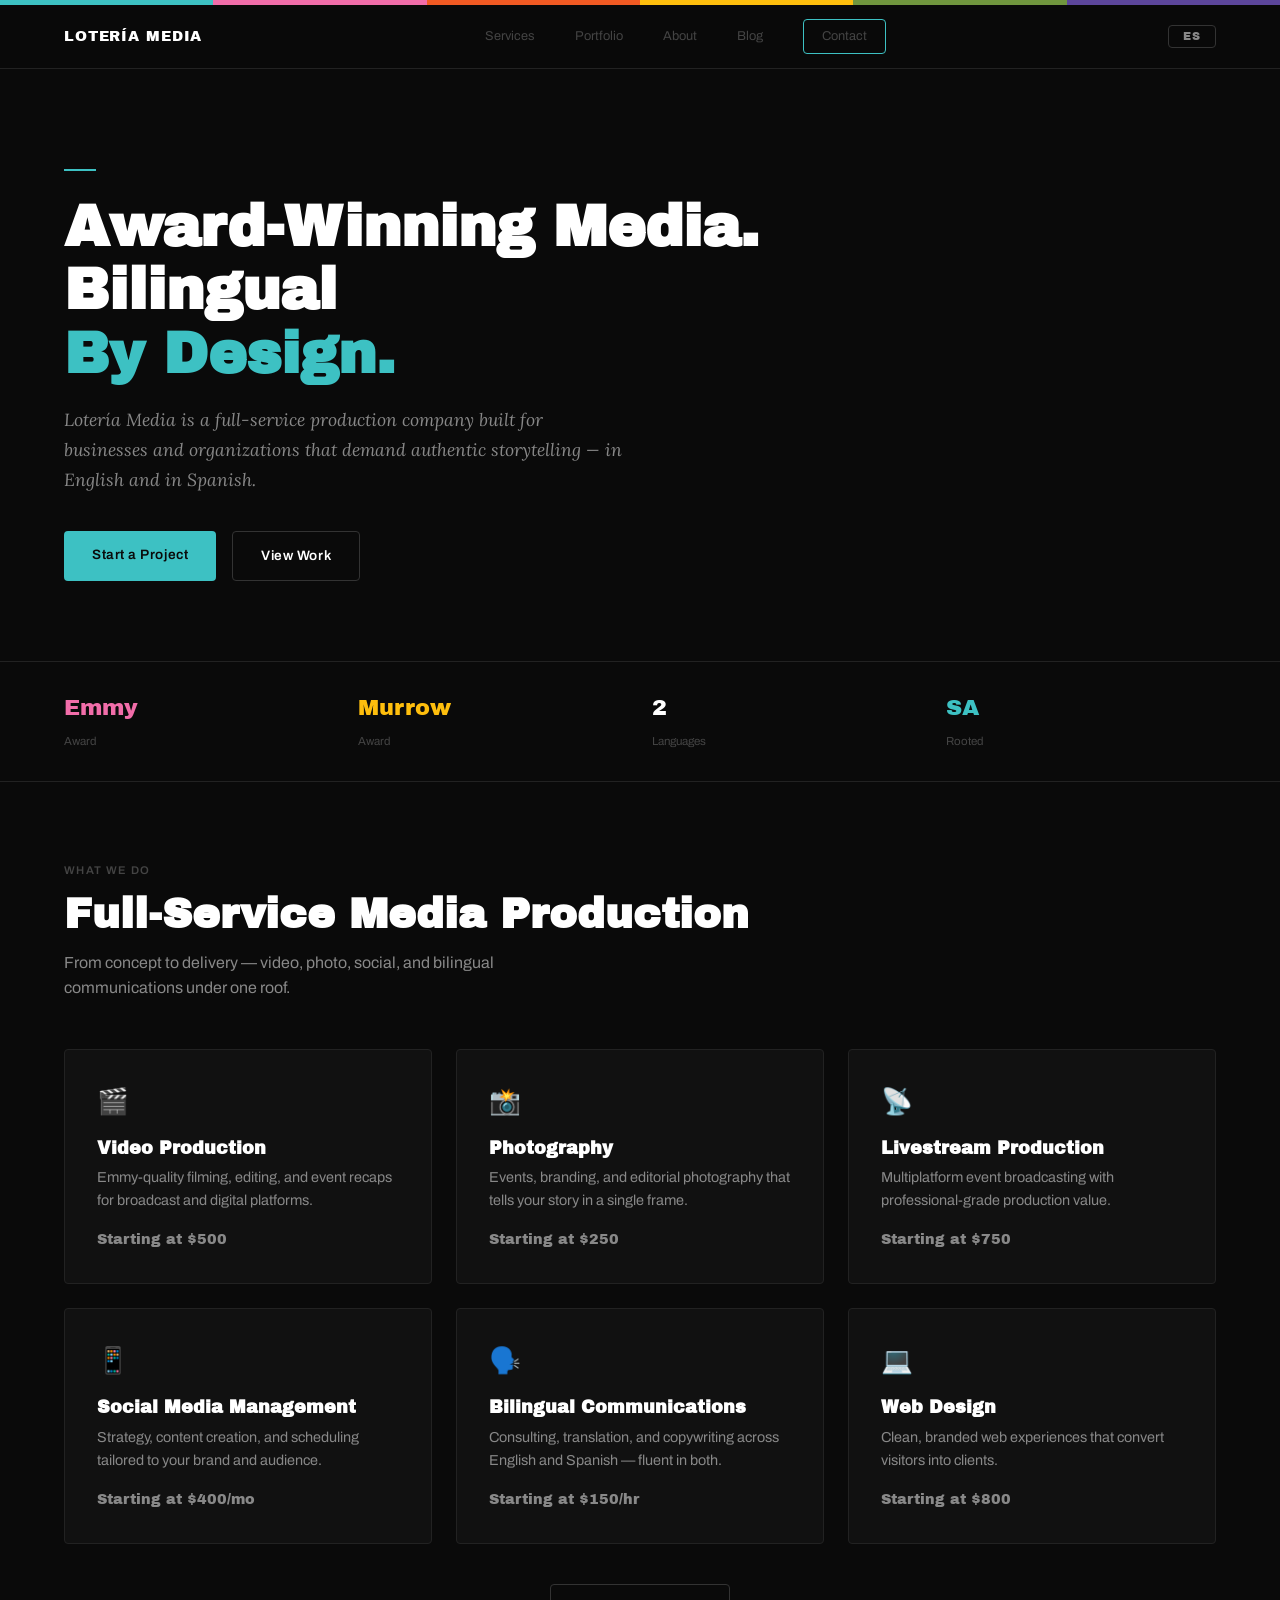
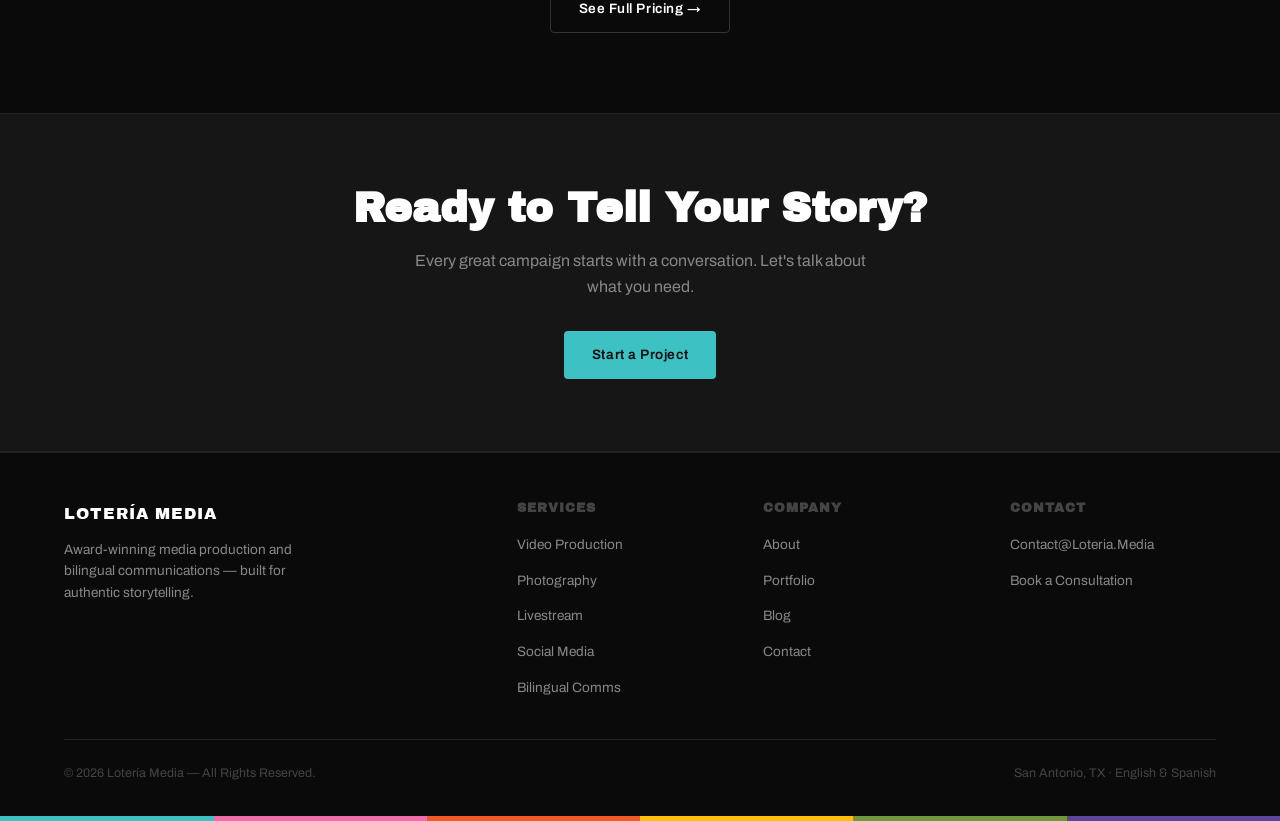
<file: loteria-media-site/index.html>
<!DOCTYPE html>
<html data-lang="en" lang="en">
<head>
  <meta charset="UTF-8" />
  <meta name="viewport" content="width=device-width, initial-scale=1.0" />
  <title>Lotería Media — Award-Winning. Bilingual. By Design.</title>
  <meta name="description" content="Lotería Media is a full-service media production company built for businesses and organizations that demand authentic storytelling — in English and in Spanish." />
  <link rel="stylesheet" href="main.css" />
  <script>
    (function(){
      var l=localStorage.getItem('loteria-lang')||'en';
      document.documentElement.setAttribute('data-lang',l);
      document.documentElement.lang=l;
    })();
  </script>
</head>
<body data-theme="teal">

  <div class="rainbow-ribbon"></div>

  <nav class="nav">
    <div class="nav-inner">
      <a href="index.html" class="nav-logo">LOTERÍA MEDIA</a>
      <div class="nav-links" id="navLinks">
        <a href="services.html"><span data-lang-show="en">Services</span><span data-lang-show="es">Servicios</span></a>
        <a href="portfolio.html"><span data-lang-show="en">Portfolio</span><span data-lang-show="es">Portafolio</span></a>
        <a href="about.html"><span data-lang-show="en">About</span><span data-lang-show="es">Acerca</span></a>
        <a href="blog.html">Blog</a>
        <a href="contact.html" class="nav-cta"><span data-lang-show="en">Contact</span><span data-lang-show="es">Contacto</span></a>
      </div>
      <div class="nav-actions">
        <button class="lang-toggle" id="langToggle" aria-label="Switch language">
          <span data-lang-show="en">ES</span><span data-lang-show="es">EN</span>
        </button>
        <button class="nav-toggle" id="navToggle" aria-label="Toggle menu">
          <span></span><span></span><span></span>
        </button>
      </div>
    </div>
  </nav>

  <section class="hero">
    <div class="container">
      <span class="hero-accent"></span>
      <h1 data-lang-show="en">
        Award-Winning Media.<br>
        Bilingual
        <span class="hl">By Design.</span>
      </h1>
      <h1 data-lang-show="es">
        Medios Galardonados.<br>
        Bilingüe
        <span class="hl">Por Diseño.</span>
      </h1>
      <p class="subhead" data-lang-show="en">
        Lotería Media is a full-service production company built for businesses and
        organizations that demand authentic storytelling — in English and in Spanish.
      </p>
      <p class="subhead" data-lang-show="es">
        Lotería Media es una empresa de producción integral para negocios y
        organizaciones que exigen narrativas auténticas — en inglés y en español.
      </p>
      <div class="hero-btns">
        <a href="contact.html" class="btn btn-primary">
          <span data-lang-show="en">Start a Project</span><span data-lang-show="es">Iniciar un Proyecto</span>
        </a>
        <a href="portfolio.html" class="btn btn-outline">
          <span data-lang-show="en">View Work</span><span data-lang-show="es">Ver Trabajo</span>
        </a>
      </div>
    </div>
  </section>

  <div class="stats-bar">
    <div class="container">
      <div class="stats-grid">
        <div class="stat-item">
          <span class="stat-val pink">Emmy</span>
          <span class="stat-label"><span data-lang-show="en">Award</span><span data-lang-show="es">Premio</span></span>
        </div>
        <div class="stat-item">
          <span class="stat-val yellow">Murrow</span>
          <span class="stat-label"><span data-lang-show="en">Award</span><span data-lang-show="es">Premio</span></span>
        </div>
        <div class="stat-item">
          <span class="stat-val">2</span>
          <span class="stat-label"><span data-lang-show="en">Languages</span><span data-lang-show="es">Idiomas</span></span>
        </div>
        <div class="stat-item">
          <span class="stat-val teal">SA</span>
          <span class="stat-label"><span data-lang-show="en">Rooted</span><span data-lang-show="es">Raíces</span></span>
        </div>
      </div>
    </div>
  </div>

  <section class="section">
    <div class="container">
      <div class="section-header">
        <span class="label"><span data-lang-show="en">What We Do</span><span data-lang-show="es">Qué Hacemos</span></span>
        <h2><span data-lang-show="en">Full-Service Media Production</span><span data-lang-show="es">Producción Multimedia Integral</span></h2>
        <p data-lang-show="en">From concept to delivery — video, photo, social, and bilingual communications under one roof.</p>
        <p data-lang-show="es">Del concepto a la entrega — video, foto, redes sociales y comunicaciones bilingües bajo un mismo techo.</p>
      </div>
      <div class="grid-3">
        <div class="card">
          <span class="card-icon">🎬</span>
          <h3><span data-lang-show="en">Video Production</span><span data-lang-show="es">Producción de Video</span></h3>
          <p data-lang-show="en">Emmy-quality filming, editing, and event recaps for broadcast and digital platforms.</p>
          <p data-lang-show="es">Filmación, edición y resúmenes de eventos de calidad Emmy para plataformas digitales y de difusión.</p>
          <p class="card-price"><span data-lang-show="en">Starting at</span><span data-lang-show="es">Desde</span> $500</p>
        </div>
        <div class="card">
          <span class="card-icon">📸</span>
          <h3><span data-lang-show="en">Photography</span><span data-lang-show="es">Fotografía</span></h3>
          <p data-lang-show="en">Events, branding, and editorial photography that tells your story in a single frame.</p>
          <p data-lang-show="es">Fotografía de eventos, marca y editorial que cuenta tu historia en un solo encuadre.</p>
          <p class="card-price"><span data-lang-show="en">Starting at</span><span data-lang-show="es">Desde</span> $250</p>
        </div>
        <div class="card">
          <span class="card-icon">📡</span>
          <h3><span data-lang-show="en">Livestream Production</span><span data-lang-show="es">Transmisión en Vivo</span></h3>
          <p data-lang-show="en">Multiplatform event broadcasting with professional-grade production value.</p>
          <p data-lang-show="es">Transmisión de eventos multiplataforma con producción de nivel profesional.</p>
          <p class="card-price"><span data-lang-show="en">Starting at</span><span data-lang-show="es">Desde</span> $750</p>
        </div>
        <div class="card">
          <span class="card-icon">📱</span>
          <h3><span data-lang-show="en">Social Media Management</span><span data-lang-show="es">Gestión de Redes Sociales</span></h3>
          <p data-lang-show="en">Strategy, content creation, and scheduling tailored to your brand and audience.</p>
          <p data-lang-show="es">Estrategia, creación de contenido y programación adaptadas a tu marca y audiencia.</p>
          <p class="card-price"><span data-lang-show="en">Starting at</span><span data-lang-show="es">Desde</span> $400/mo</p>
        </div>
        <div class="card">
          <span class="card-icon">🗣️</span>
          <h3><span data-lang-show="en">Bilingual Communications</span><span data-lang-show="es">Comunicaciones Bilingües</span></h3>
          <p data-lang-show="en">Consulting, translation, and copywriting across English and Spanish — fluent in both.</p>
          <p data-lang-show="es">Consultoría, traducción y redacción en inglés y español — fluido en ambos.</p>
          <p class="card-price"><span data-lang-show="en">Starting at</span><span data-lang-show="es">Desde</span> $150/hr</p>
        </div>
        <div class="card">
          <span class="card-icon">💻</span>
          <h3><span data-lang-show="en">Web Design</span><span data-lang-show="es">Diseño Web</span></h3>
          <p data-lang-show="en">Clean, branded web experiences that convert visitors into clients.</p>
          <p data-lang-show="es">Experiencias web limpias y de marca que convierten visitantes en clientes.</p>
          <p class="card-price"><span data-lang-show="en">Starting at</span><span data-lang-show="es">Desde</span> $800</p>
        </div>
      </div>
      <div style="text-align:center; margin-top:40px;">
        <a href="services.html" class="btn btn-outline">
          <span data-lang-show="en">See Full Pricing →</span><span data-lang-show="es">Ver Precios Completos →</span>
        </a>
      </div>
    </div>
  </section>

  <div class="cta-banner">
    <div class="container">
      <h2><span data-lang-show="en">Ready to Tell Your Story?</span><span data-lang-show="es">¿Listo para Contar Tu Historia?</span></h2>
      <p data-lang-show="en">Every great campaign starts with a conversation. Let's talk about what you need.</p>
      <p data-lang-show="es">Toda gran campaña comienza con una conversación. Hablemos sobre lo que necesitas.</p>
      <a href="contact.html" class="btn btn-primary">
        <span data-lang-show="en">Start a Project</span><span data-lang-show="es">Iniciar un Proyecto</span>
      </a>
    </div>
  </div>

  <footer class="footer">
    <div class="container">
      <div class="footer-grid">
        <div class="footer-brand">
          <span class="nav-logo">LOTERÍA MEDIA</span>
          <p data-lang-show="en">Award-winning media production and bilingual communications — built for authentic storytelling.</p>
          <p data-lang-show="es">Producción multimedia galardonada y comunicaciones bilingües — construida para la narrativa auténtica.</p>
        </div>
        <div class="footer-col">
          <h4><span data-lang-show="en">Services</span><span data-lang-show="es">Servicios</span></h4>
          <ul>
            <li><a href="services.html"><span data-lang-show="en">Video Production</span><span data-lang-show="es">Producción de Video</span></a></li>
            <li><a href="services.html"><span data-lang-show="en">Photography</span><span data-lang-show="es">Fotografía</span></a></li>
            <li><a href="services.html"><span data-lang-show="en">Livestream</span><span data-lang-show="es">Transmisión en Vivo</span></a></li>
            <li><a href="services.html"><span data-lang-show="en">Social Media</span><span data-lang-show="es">Redes Sociales</span></a></li>
            <li><a href="services.html"><span data-lang-show="en">Bilingual Comms</span><span data-lang-show="es">Comunicaciones Bilingües</span></a></li>
          </ul>
        </div>
        <div class="footer-col">
          <h4><span data-lang-show="en">Company</span><span data-lang-show="es">Empresa</span></h4>
          <ul>
            <li><a href="about.html"><span data-lang-show="en">About</span><span data-lang-show="es">Acerca</span></a></li>
            <li><a href="portfolio.html"><span data-lang-show="en">Portfolio</span><span data-lang-show="es">Portafolio</span></a></li>
            <li><a href="blog.html">Blog</a></li>
            <li><a href="contact.html"><span data-lang-show="en">Contact</span><span data-lang-show="es">Contacto</span></a></li>
          </ul>
        </div>
        <div class="footer-col">
          <h4><span data-lang-show="en">Contact</span><span data-lang-show="es">Contacto</span></h4>
          <ul>
            <li><a href="mailto:Contact@Loteria.Media">Contact@Loteria.Media</a></li>
            <li><a href="contact.html"><span data-lang-show="en">Book a Consultation</span><span data-lang-show="es">Reservar Consulta</span></a></li>
          </ul>
        </div>
      </div>
      <div class="footer-bottom">
        <p><span data-lang-show="en">© 2026 Lotería Media — All Rights Reserved.</span><span data-lang-show="es">© 2026 Lotería Media — Todos los Derechos Reservados.</span></p>
        <p style="color: var(--text-dim);"><span data-lang-show="en">San Antonio, TX · English &amp; Spanish</span><span data-lang-show="es">San Antonio, TX · Inglés y Español</span></p>
      </div>
    </div>
  </footer>

  <div class="rainbow-ribbon"></div>

  <script>
    document.getElementById('navToggle').addEventListener('click', () => {
      document.getElementById('navLinks').classList.toggle('open');
    });
    document.getElementById('langToggle').addEventListener('click', () => {
      var html = document.documentElement;
      var next = html.getAttribute('data-lang') === 'en' ? 'es' : 'en';
      html.setAttribute('data-lang', next);
      html.lang = next;
      localStorage.setItem('loteria-lang', next);
    });
  </script>
</body>
</html>
</file>
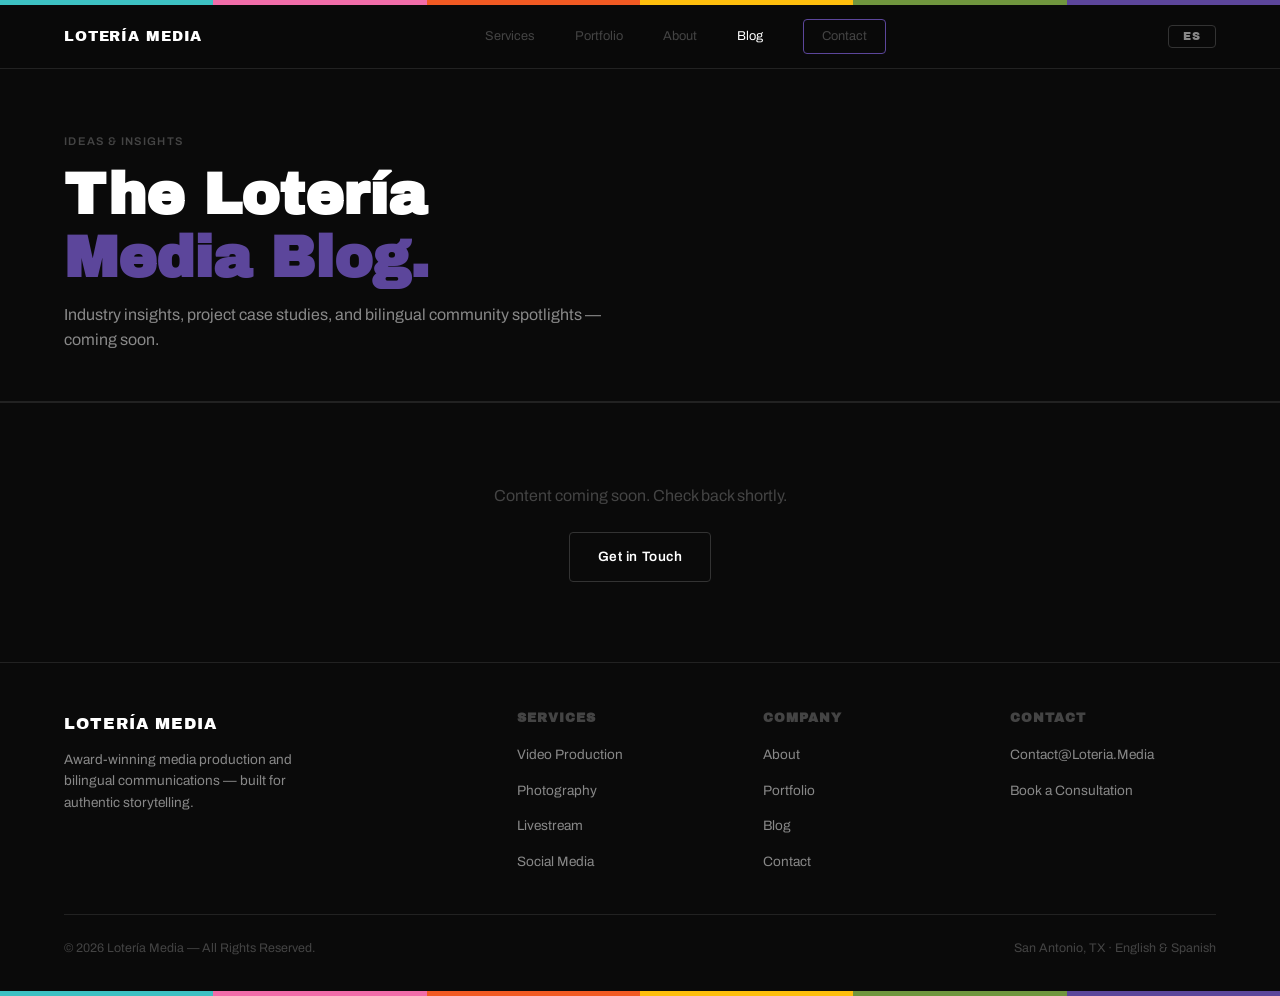
<file: loteria-media-site/blog.html>
<!DOCTYPE html>
<html data-lang="en" lang="en">
<head>
  <meta charset="UTF-8" />
  <meta name="viewport" content="width=device-width, initial-scale=1.0" />
  <title>Blog — Lotería Media</title>
  <meta name="description" content="Industry insights, case studies, and bilingual community spotlights from Lotería Media — coming soon." />
  <link rel="stylesheet" href="main.css" />
  <script>
    (function(){
      var l=localStorage.getItem('loteria-lang')||'en';
      document.documentElement.setAttribute('data-lang',l);
      document.documentElement.lang=l;
    })();
  </script>
</head>
<body data-theme="purple">

  <div class="rainbow-ribbon"></div>

  <nav class="nav">
    <div class="nav-inner">
      <a href="index.html" class="nav-logo">LOTERÍA MEDIA</a>
      <div class="nav-links" id="navLinks">
        <a href="services.html"><span data-lang-show="en">Services</span><span data-lang-show="es">Servicios</span></a>
        <a href="portfolio.html"><span data-lang-show="en">Portfolio</span><span data-lang-show="es">Portafolio</span></a>
        <a href="about.html"><span data-lang-show="en">About</span><span data-lang-show="es">Acerca</span></a>
        <a href="blog.html" class="active">Blog</a>
        <a href="contact.html" class="nav-cta"><span data-lang-show="en">Contact</span><span data-lang-show="es">Contacto</span></a>
      </div>
      <div class="nav-actions">
        <button class="lang-toggle" id="langToggle" aria-label="Switch language">
          <span data-lang-show="en">ES</span><span data-lang-show="es">EN</span>
        </button>
        <button class="nav-toggle" id="navToggle" aria-label="Toggle menu">
          <span></span><span></span><span></span>
        </button>
      </div>
    </div>
  </nav>

  <div class="page-hero">
    <div class="container">
      <span class="label"><span data-lang-show="en">Ideas &amp; Insights</span><span data-lang-show="es">Ideas y Perspectivas</span></span>
      <h1 data-lang-show="en">The Lotería<br><span class="accent">Media Blog.</span></h1>
      <h1 data-lang-show="es">El Blog de<br><span class="accent">Lotería Media.</span></h1>
      <p data-lang-show="en">Industry insights, project case studies, and bilingual community spotlights — coming soon.</p>
      <p data-lang-show="es">Perspectivas de la industria, estudios de casos de proyectos y destacados de la comunidad bilingüe — próximamente.</p>
    </div>
  </div>
  <hr class="divider" />

  <section class="section" style="text-align:center;">
    <div class="container">
      <p style="color:var(--text-dim); font-size:1rem; margin-bottom:24px;">
        <span data-lang-show="en">Content coming soon. Check back shortly.</span>
        <span data-lang-show="es">Contenido próximamente. Vuelve pronto.</span>
      </p>
      <a href="contact.html" class="btn btn-outline">
        <span data-lang-show="en">Get in Touch</span><span data-lang-show="es">Contáctanos</span>
      </a>
    </div>
  </section>

  <footer class="footer">
    <div class="container">
      <div class="footer-grid">
        <div class="footer-brand">
          <span class="nav-logo">LOTERÍA MEDIA</span>
          <p data-lang-show="en">Award-winning media production and bilingual communications — built for authentic storytelling.</p>
          <p data-lang-show="es">Producción multimedia galardonada y comunicaciones bilingües — construida para la narrativa auténtica.</p>
        </div>
        <div class="footer-col">
          <h4><span data-lang-show="en">Services</span><span data-lang-show="es">Servicios</span></h4>
          <ul>
            <li><a href="services.html"><span data-lang-show="en">Video Production</span><span data-lang-show="es">Producción de Video</span></a></li>
            <li><a href="services.html"><span data-lang-show="en">Photography</span><span data-lang-show="es">Fotografía</span></a></li>
            <li><a href="services.html"><span data-lang-show="en">Livestream</span><span data-lang-show="es">Transmisión en Vivo</span></a></li>
            <li><a href="services.html"><span data-lang-show="en">Social Media</span><span data-lang-show="es">Redes Sociales</span></a></li>
          </ul>
        </div>
        <div class="footer-col">
          <h4><span data-lang-show="en">Company</span><span data-lang-show="es">Empresa</span></h4>
          <ul>
            <li><a href="about.html"><span data-lang-show="en">About</span><span data-lang-show="es">Acerca</span></a></li>
            <li><a href="portfolio.html"><span data-lang-show="en">Portfolio</span><span data-lang-show="es">Portafolio</span></a></li>
            <li><a href="blog.html">Blog</a></li>
            <li><a href="contact.html"><span data-lang-show="en">Contact</span><span data-lang-show="es">Contacto</span></a></li>
          </ul>
        </div>
        <div class="footer-col">
          <h4><span data-lang-show="en">Contact</span><span data-lang-show="es">Contacto</span></h4>
          <ul>
            <li><a href="mailto:Contact@Loteria.Media">Contact@Loteria.Media</a></li>
            <li><a href="contact.html"><span data-lang-show="en">Book a Consultation</span><span data-lang-show="es">Reservar Consulta</span></a></li>
          </ul>
        </div>
      </div>
      <div class="footer-bottom">
        <p><span data-lang-show="en">© 2026 Lotería Media — All Rights Reserved.</span><span data-lang-show="es">© 2026 Lotería Media — Todos los Derechos Reservados.</span></p>
        <p style="color: var(--text-dim);"><span data-lang-show="en">San Antonio, TX · English &amp; Spanish</span><span data-lang-show="es">San Antonio, TX · Inglés y Español</span></p>
      </div>
    </div>
  </footer>

  <div class="rainbow-ribbon"></div>

  <script>
    document.getElementById('navToggle').addEventListener('click', () => {
      document.getElementById('navLinks').classList.toggle('open');
    });
    document.getElementById('langToggle').addEventListener('click', () => {
      var html = document.documentElement;
      var next = html.getAttribute('data-lang') === 'en' ? 'es' : 'en';
      html.setAttribute('data-lang', next);
      html.lang = next;
      localStorage.setItem('loteria-lang', next);
    });
  </script>
</body>
</html>
</file>
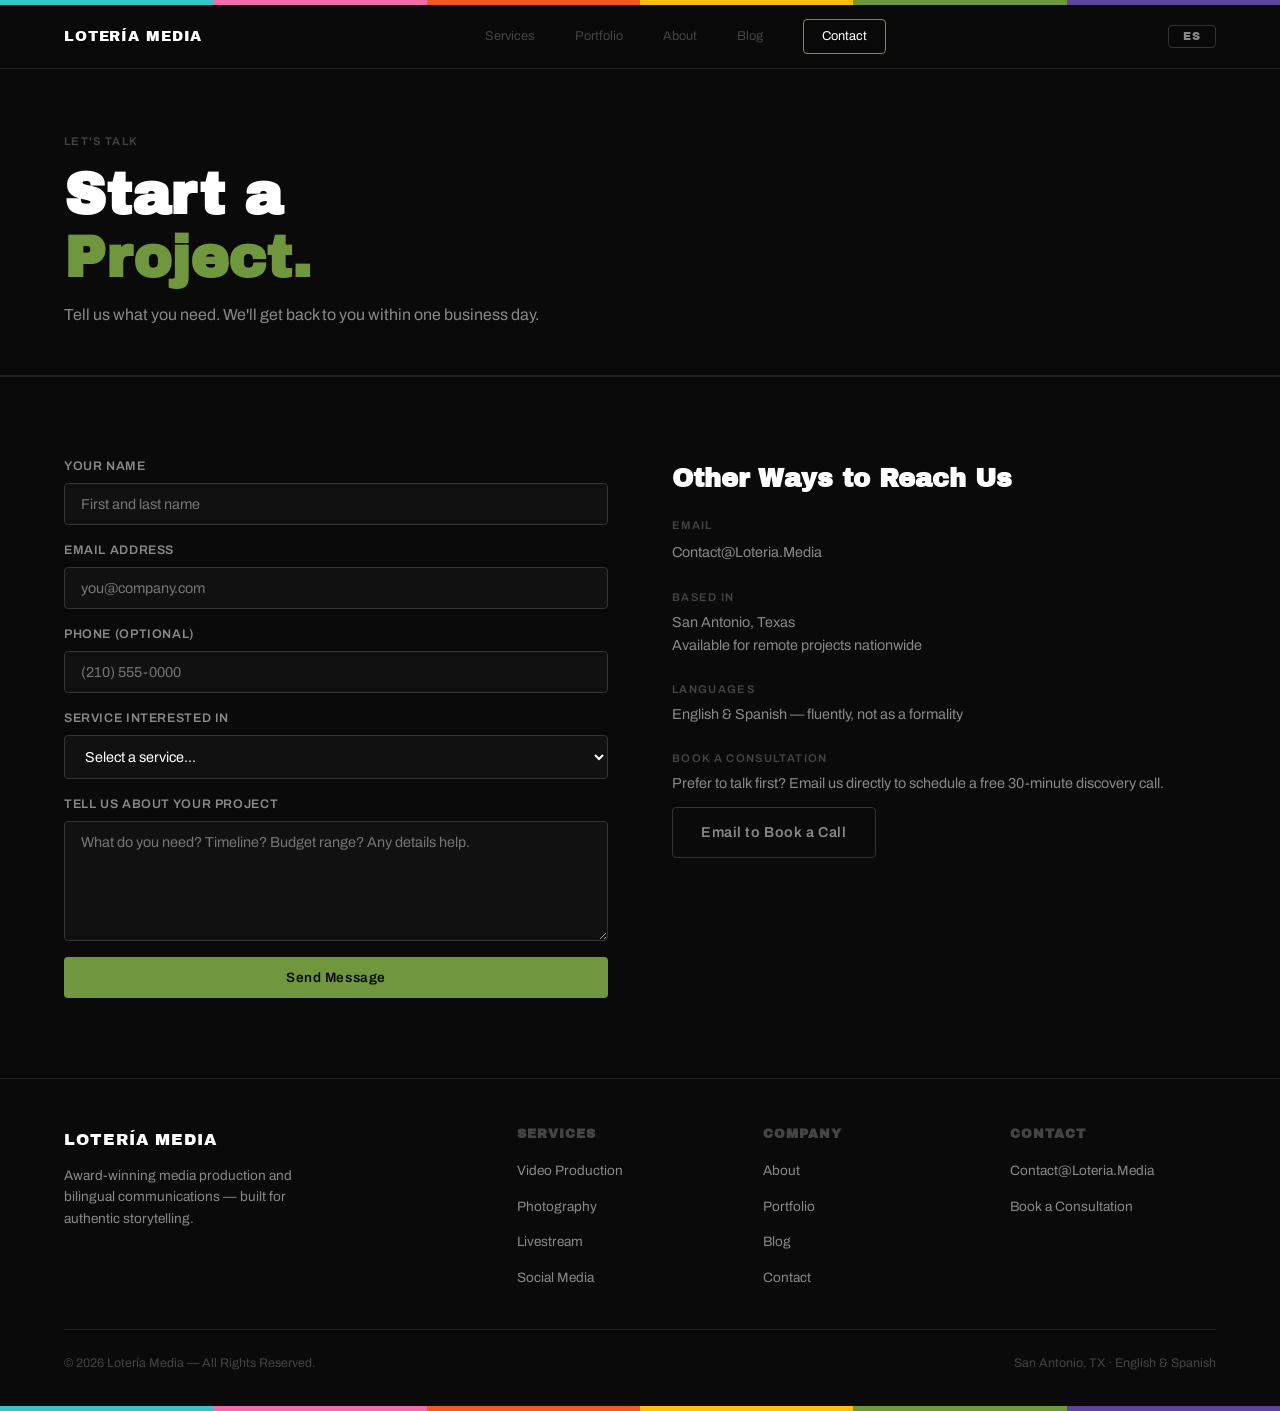
<file: loteria-media-site/contact.html>
<!DOCTYPE html>
<html data-lang="en" lang="en">
<head>
  <meta charset="UTF-8" />
  <meta name="viewport" content="width=device-width, initial-scale=1.0" />
  <title>Contact — Lotería Media</title>
  <meta name="description" content="Start a project with Lotería Media. Contact us for video production, photography, livestream, bilingual communications, and more." />
  <link rel="stylesheet" href="main.css" />
  <style>
    .success-msg {
      display:none; padding:16px 20px; border-radius:4px;
      border:1px solid var(--accent); color:var(--accent);
      background: color-mix(in srgb, var(--accent) 8%, transparent);
      font-size:0.9rem; margin-top:16px;
    }
    .success-msg.show { display:block; }
  </style>
  <script>
    (function(){
      var l=localStorage.getItem('loteria-lang')||'en';
      document.documentElement.setAttribute('data-lang',l);
      document.documentElement.lang=l;
    })();
  </script>
</head>
<body data-theme="green">

  <div class="rainbow-ribbon"></div>

  <nav class="nav">
    <div class="nav-inner">
      <a href="index.html" class="nav-logo">LOTERÍA MEDIA</a>
      <div class="nav-links" id="navLinks">
        <a href="services.html"><span data-lang-show="en">Services</span><span data-lang-show="es">Servicios</span></a>
        <a href="portfolio.html"><span data-lang-show="en">Portfolio</span><span data-lang-show="es">Portafolio</span></a>
        <a href="about.html"><span data-lang-show="en">About</span><span data-lang-show="es">Acerca</span></a>
        <a href="blog.html">Blog</a>
        <a href="contact.html" class="nav-cta active"><span data-lang-show="en">Contact</span><span data-lang-show="es">Contacto</span></a>
      </div>
      <div class="nav-actions">
        <button class="lang-toggle" id="langToggle" aria-label="Switch language">
          <span data-lang-show="en">ES</span><span data-lang-show="es">EN</span>
        </button>
        <button class="nav-toggle" id="navToggle" aria-label="Toggle menu">
          <span></span><span></span><span></span>
        </button>
      </div>
    </div>
  </nav>

  <div class="page-hero">
    <div class="container">
      <span class="label"><span data-lang-show="en">Let's Talk</span><span data-lang-show="es">Hablemos</span></span>
      <h1 data-lang-show="en">Start a<br><span class="accent">Project.</span></h1>
      <h1 data-lang-show="es">Inicia un<br><span class="accent">Proyecto.</span></h1>
      <p data-lang-show="en">Tell us what you need. We'll get back to you within one business day.</p>
      <p data-lang-show="es">Cuéntanos qué necesitas. Te responderemos dentro de un día hábil.</p>
    </div>
  </div>
  <hr class="divider" />

  <section class="section">
    <div class="container">
      <div class="contact-split">

        <div>
          <form class="contact-form" id="contactForm"
                name="contact" method="POST" data-netlify="true"
                netlify-honeypot="bot-field">
            <input type="hidden" name="form-name" value="contact" />
            <p style="display:none;"><input name="bot-field" /></p>

            <div class="form-group">
              <label for="name">
                <span data-lang-show="en">Your Name</span><span data-lang-show="es">Tu Nombre</span>
              </label>
              <input type="text" id="name" name="name"
                data-ph-en="First and last name"
                data-ph-es="Nombre y apellido"
                placeholder="First and last name" required />
            </div>

            <div class="form-group">
              <label for="email">
                <span data-lang-show="en">Email Address</span><span data-lang-show="es">Correo Electrónico</span>
              </label>
              <input type="email" id="email" name="email"
                data-ph-en="you@company.com"
                data-ph-es="tu@empresa.com"
                placeholder="you@company.com" required />
            </div>

            <div class="form-group">
              <label for="phone">
                <span data-lang-show="en">Phone (Optional)</span><span data-lang-show="es">Teléfono (Opcional)</span>
              </label>
              <input type="tel" id="phone" name="phone" placeholder="(210) 555-0000" />
            </div>

            <div class="form-group">
              <label for="service">
                <span data-lang-show="en">Service Interested In</span><span data-lang-show="es">Servicio de Interés</span>
              </label>
              <select id="service" name="service">
                <option value="" data-en="Select a service..." data-es="Selecciona un servicio...">Select a service...</option>
                <option value="video" data-en="Video Production" data-es="Producción de Video">Video Production</option>
                <option value="photo" data-en="Photography" data-es="Fotografía">Photography</option>
                <option value="livestream" data-en="Livestream Production" data-es="Transmisión en Vivo">Livestream Production</option>
                <option value="social" data-en="Social Media Management" data-es="Gestión de Redes Sociales">Social Media Management</option>
                <option value="bilingual" data-en="Bilingual Communications" data-es="Comunicaciones Bilingües">Bilingual Communications</option>
                <option value="web" data-en="Web Design" data-es="Diseño Web">Web Design</option>
                <option value="multiple" data-en="Multiple Services / Not Sure" data-es="Múltiples Servicios / No Estoy Seguro">Multiple Services / Not Sure</option>
              </select>
            </div>

            <div class="form-group">
              <label for="message">
                <span data-lang-show="en">Tell Us About Your Project</span><span data-lang-show="es">Cuéntanos Sobre Tu Proyecto</span>
              </label>
              <textarea id="message" name="message"
                data-ph-en="What do you need? Timeline? Budget range? Any details help."
                data-ph-es="¿Qué necesitas? ¿Plazos? ¿Presupuesto? Cualquier detalle ayuda."
                placeholder="What do you need? Timeline? Budget range? Any details help." required></textarea>
            </div>

            <button type="submit" class="btn btn-primary" style="width:100%;">
              <span data-lang-show="en">Send Message</span><span data-lang-show="es">Enviar Mensaje</span>
            </button>
            <div class="success-msg" id="successMsg">
              <span data-lang-show="en">✓ Thanks! We'll be in touch at <strong>Contact@Loteria.Media</strong> within one business day.</span>
              <span data-lang-show="es">✓ ¡Gracias! Te contactaremos en <strong>Contact@Loteria.Media</strong> dentro de un día hábil.</span>
            </div>
          </form>
        </div>

        <div class="contact-info">
          <h3><span data-lang-show="en">Other Ways to Reach Us</span><span data-lang-show="es">Otras Formas de Contactarnos</span></h3>

          <div class="contact-item">
            <span class="label"><span data-lang-show="en">Email</span><span data-lang-show="es">Correo</span></span>
            <a href="mailto:Contact@Loteria.Media">Contact@Loteria.Media</a>
          </div>

          <div class="contact-item">
            <span class="label"><span data-lang-show="en">Based In</span><span data-lang-show="es">Ubicados En</span></span>
            <p>San Antonio, Texas</p>
            <p><span data-lang-show="en">Available for remote projects nationwide</span><span data-lang-show="es">Disponibles para proyectos remotos a nivel nacional</span></p>
          </div>

          <div class="contact-item">
            <span class="label"><span data-lang-show="en">Languages</span><span data-lang-show="es">Idiomas</span></span>
            <p><span data-lang-show="en">English &amp; Spanish — fluently, not as a formality</span><span data-lang-show="es">Inglés y Español — fluidamente, no como formalidad</span></p>
          </div>

          <div class="contact-item">
            <span class="label"><span data-lang-show="en">Book a Consultation</span><span data-lang-show="es">Reservar Consulta</span></span>
            <p data-lang-show="en">Prefer to talk first? Email us directly to schedule a free 30-minute discovery call.</p>
            <p data-lang-show="es">¿Prefieres hablar primero? Escríbenos para agendar una llamada de descubrimiento gratuita de 30 minutos.</p>
            <a href="mailto:Contact@Loteria.Media?subject=Consultation%20Request" class="btn btn-outline" style="margin-top:12px;">
              <span data-lang-show="en">Email to Book a Call</span><span data-lang-show="es">Email para Agendar Llamada</span>
            </a>
          </div>
        </div>

      </div>
    </div>
  </section>

  <footer class="footer">
    <div class="container">
      <div class="footer-grid">
        <div class="footer-brand">
          <span class="nav-logo">LOTERÍA MEDIA</span>
          <p data-lang-show="en">Award-winning media production and bilingual communications — built for authentic storytelling.</p>
          <p data-lang-show="es">Producción multimedia galardonada y comunicaciones bilingües — construida para la narrativa auténtica.</p>
        </div>
        <div class="footer-col">
          <h4><span data-lang-show="en">Services</span><span data-lang-show="es">Servicios</span></h4>
          <ul>
            <li><a href="services.html"><span data-lang-show="en">Video Production</span><span data-lang-show="es">Producción de Video</span></a></li>
            <li><a href="services.html"><span data-lang-show="en">Photography</span><span data-lang-show="es">Fotografía</span></a></li>
            <li><a href="services.html"><span data-lang-show="en">Livestream</span><span data-lang-show="es">Transmisión en Vivo</span></a></li>
            <li><a href="services.html"><span data-lang-show="en">Social Media</span><span data-lang-show="es">Redes Sociales</span></a></li>
          </ul>
        </div>
        <div class="footer-col">
          <h4><span data-lang-show="en">Company</span><span data-lang-show="es">Empresa</span></h4>
          <ul>
            <li><a href="about.html"><span data-lang-show="en">About</span><span data-lang-show="es">Acerca</span></a></li>
            <li><a href="portfolio.html"><span data-lang-show="en">Portfolio</span><span data-lang-show="es">Portafolio</span></a></li>
            <li><a href="blog.html">Blog</a></li>
            <li><a href="contact.html"><span data-lang-show="en">Contact</span><span data-lang-show="es">Contacto</span></a></li>
          </ul>
        </div>
        <div class="footer-col">
          <h4><span data-lang-show="en">Contact</span><span data-lang-show="es">Contacto</span></h4>
          <ul>
            <li><a href="mailto:Contact@Loteria.Media">Contact@Loteria.Media</a></li>
            <li><a href="contact.html"><span data-lang-show="en">Book a Consultation</span><span data-lang-show="es">Reservar Consulta</span></a></li>
          </ul>
        </div>
      </div>
      <div class="footer-bottom">
        <p><span data-lang-show="en">© 2026 Lotería Media — All Rights Reserved.</span><span data-lang-show="es">© 2026 Lotería Media — Todos los Derechos Reservados.</span></p>
        <p style="color: var(--text-dim);"><span data-lang-show="en">San Antonio, TX · English &amp; Spanish</span><span data-lang-show="es">San Antonio, TX · Inglés y Español</span></p>
      </div>
    </div>
  </footer>

  <div class="rainbow-ribbon"></div>

  <script>
    document.getElementById('navToggle').addEventListener('click', () => {
      document.getElementById('navLinks').classList.toggle('open');
    });

    function applyLang(lang) {
      // Swap placeholders
      document.querySelectorAll('[data-ph-en]').forEach(el => {
        el.placeholder = lang === 'es' ? el.dataset.phEs : el.dataset.phEn;
      });
      // Swap select option text
      document.querySelectorAll('select option[data-en]').forEach(opt => {
        opt.textContent = lang === 'es' ? opt.dataset.es : opt.dataset.en;
      });
    }

    // Apply on load
    applyLang(document.documentElement.getAttribute('data-lang') || 'en');

    document.getElementById('langToggle').addEventListener('click', () => {
      var html = document.documentElement;
      var next = html.getAttribute('data-lang') === 'en' ? 'es' : 'en';
      html.setAttribute('data-lang', next);
      html.lang = next;
      localStorage.setItem('loteria-lang', next);
      applyLang(next);
    });

    document.getElementById('contactForm').addEventListener('submit', async function(e) {
      e.preventDefault();
      const name    = document.getElementById('name').value.trim();
      const email   = document.getElementById('email').value.trim();
      const message = document.getElementById('message').value.trim();
      const lang    = document.documentElement.getAttribute('data-lang');

      if (!name || !email || !message) {
        alert(lang === 'es'
          ? 'Por favor completa tu nombre, correo y mensaje.'
          : 'Please fill in your name, email, and message.');
        return;
      }

      try {
        await fetch('/', {
          method: 'POST',
          headers: { 'Content-Type': 'application/x-www-form-urlencoded' },
          body: new URLSearchParams(new FormData(this)).toString()
        });
      } catch (_) { /* silent on GitHub Pages */ }

      document.getElementById('successMsg').classList.add('show');
      this.reset();
      applyLang(lang);
      document.getElementById('successMsg').scrollIntoView({ behavior: 'smooth', block: 'nearest' });
    });
  </script>
</body>
</html>
</file>
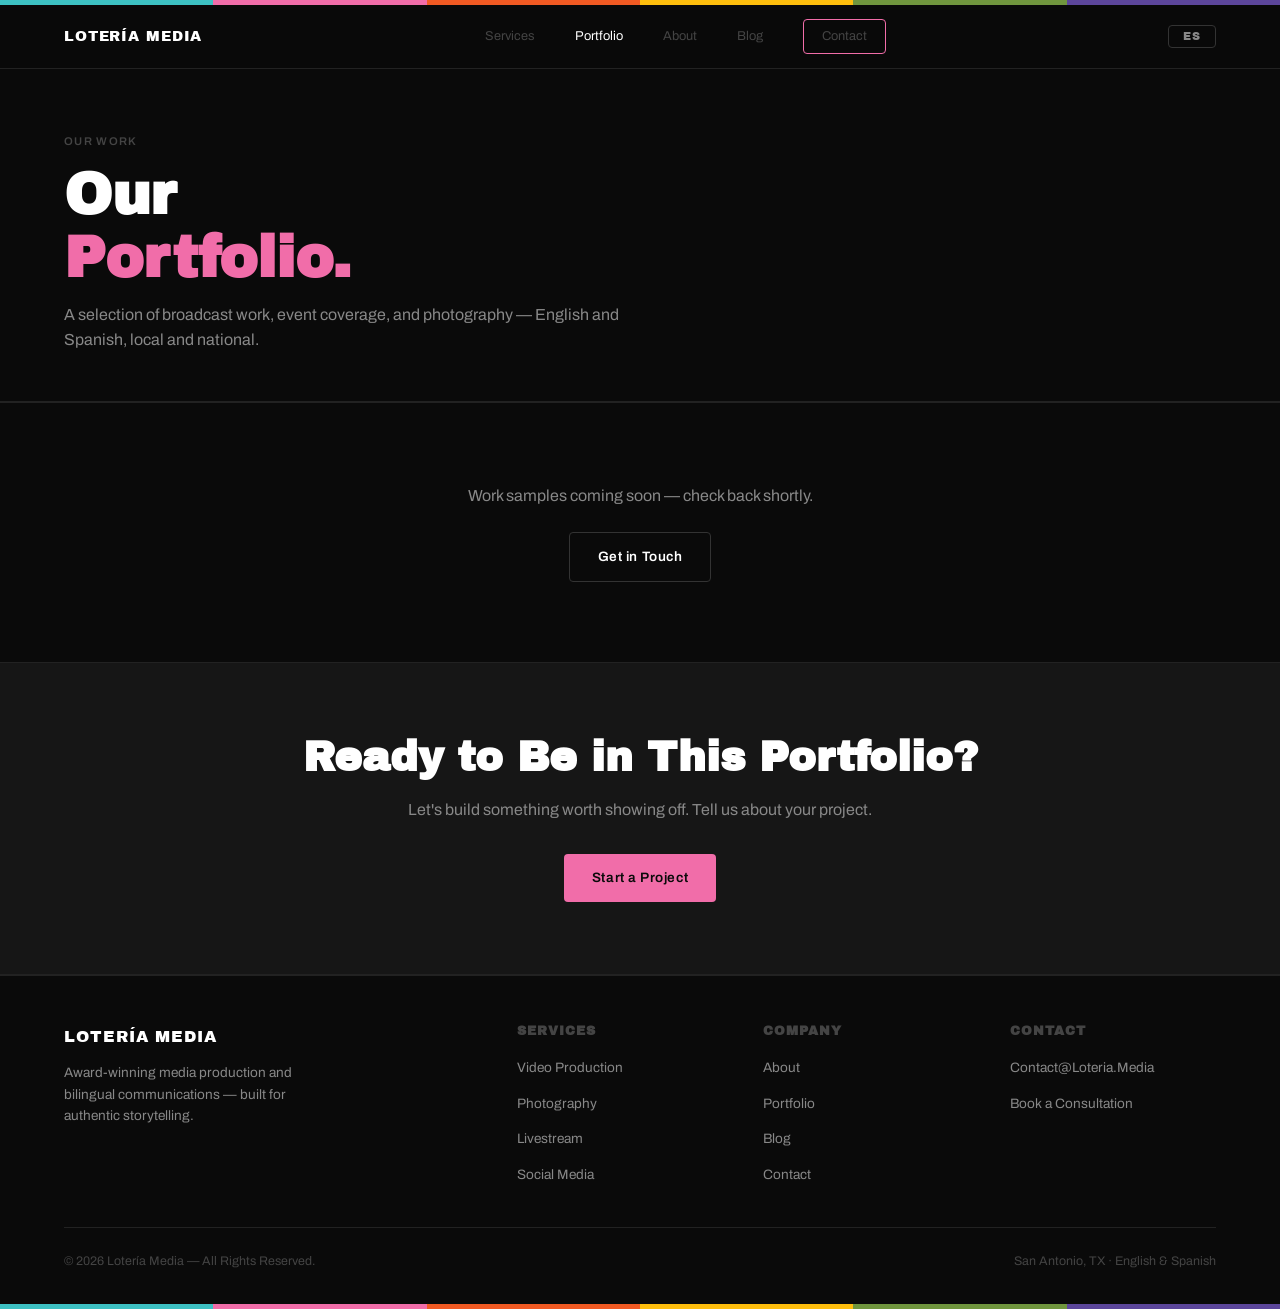
<file: loteria-media-site/portfolio.html>
<!DOCTYPE html>
<html data-lang="en" lang="en">
<head>
  <meta charset="UTF-8" />
  <meta name="viewport" content="width=device-width, initial-scale=1.0" />
  <title>Portfolio — Lotería Media</title>
  <meta name="description" content="Broadcast work, event coverage, and photography from Lotería Media — award-winning production in San Antonio, TX." />
  <link rel="stylesheet" href="main.css" />
  <script>
    (function(){
      var l=localStorage.getItem('loteria-lang')||'en';
      document.documentElement.setAttribute('data-lang',l);
      document.documentElement.lang=l;
    })();
  </script>
</head>
<body data-theme="pink">

  <div class="rainbow-ribbon"></div>

  <nav class="nav">
    <div class="nav-inner">
      <a href="index.html" class="nav-logo">LOTERÍA MEDIA</a>
      <div class="nav-links" id="navLinks">
        <a href="services.html"><span data-lang-show="en">Services</span><span data-lang-show="es">Servicios</span></a>
        <a href="portfolio.html" class="active"><span data-lang-show="en">Portfolio</span><span data-lang-show="es">Portafolio</span></a>
        <a href="about.html"><span data-lang-show="en">About</span><span data-lang-show="es">Acerca</span></a>
        <a href="blog.html">Blog</a>
        <a href="contact.html" class="nav-cta"><span data-lang-show="en">Contact</span><span data-lang-show="es">Contacto</span></a>
      </div>
      <div class="nav-actions">
        <button class="lang-toggle" id="langToggle" aria-label="Switch language">
          <span data-lang-show="en">ES</span><span data-lang-show="es">EN</span>
        </button>
        <button class="nav-toggle" id="navToggle" aria-label="Toggle menu">
          <span></span><span></span><span></span>
        </button>
      </div>
    </div>
  </nav>

  <div class="page-hero">
    <div class="container">
      <span class="label"><span data-lang-show="en">Our Work</span><span data-lang-show="es">Nuestro Trabajo</span></span>
      <h1 data-lang-show="en">Our<br><span class="accent">Portfolio.</span></h1>
      <h1 data-lang-show="es">Nuestro<br><span class="accent">Portafolio.</span></h1>
      <p data-lang-show="en">A selection of broadcast work, event coverage, and photography — English and Spanish, local and national.</p>
      <p data-lang-show="es">Una selección de trabajo televisivo, cobertura de eventos y fotografía — inglés y español, local y nacional.</p>
    </div>
  </div>
  <hr class="divider" />

  <section class="section" style="text-align:center;">
    <div class="container">
      <p style="color:var(--text-muted); font-size:1rem; margin-bottom:24px;">
        <span data-lang-show="en">Work samples coming soon — check back shortly.</span>
        <span data-lang-show="es">Muestras de trabajo próximamente — vuelve pronto.</span>
      </p>
      <a href="contact.html" class="btn btn-outline">
        <span data-lang-show="en">Get in Touch</span><span data-lang-show="es">Contáctanos</span>
      </a>
    </div>
  </section>

  <div class="cta-banner">
    <div class="container">
      <h2><span data-lang-show="en">Ready to Be in This Portfolio?</span><span data-lang-show="es">¿Listo para Estar en Este Portafolio?</span></h2>
      <p data-lang-show="en">Let's build something worth showing off. Tell us about your project.</p>
      <p data-lang-show="es">Construyamos algo digno de mostrar. Cuéntanos sobre tu proyecto.</p>
      <a href="contact.html" class="btn btn-primary">
        <span data-lang-show="en">Start a Project</span><span data-lang-show="es">Iniciar un Proyecto</span>
      </a>
    </div>
  </div>

  <footer class="footer">
    <div class="container">
      <div class="footer-grid">
        <div class="footer-brand">
          <span class="nav-logo">LOTERÍA MEDIA</span>
          <p data-lang-show="en">Award-winning media production and bilingual communications — built for authentic storytelling.</p>
          <p data-lang-show="es">Producción multimedia galardonada y comunicaciones bilingües — construida para la narrativa auténtica.</p>
        </div>
        <div class="footer-col">
          <h4><span data-lang-show="en">Services</span><span data-lang-show="es">Servicios</span></h4>
          <ul>
            <li><a href="services.html"><span data-lang-show="en">Video Production</span><span data-lang-show="es">Producción de Video</span></a></li>
            <li><a href="services.html"><span data-lang-show="en">Photography</span><span data-lang-show="es">Fotografía</span></a></li>
            <li><a href="services.html"><span data-lang-show="en">Livestream</span><span data-lang-show="es">Transmisión en Vivo</span></a></li>
            <li><a href="services.html"><span data-lang-show="en">Social Media</span><span data-lang-show="es">Redes Sociales</span></a></li>
          </ul>
        </div>
        <div class="footer-col">
          <h4><span data-lang-show="en">Company</span><span data-lang-show="es">Empresa</span></h4>
          <ul>
            <li><a href="about.html"><span data-lang-show="en">About</span><span data-lang-show="es">Acerca</span></a></li>
            <li><a href="portfolio.html"><span data-lang-show="en">Portfolio</span><span data-lang-show="es">Portafolio</span></a></li>
            <li><a href="blog.html">Blog</a></li>
            <li><a href="contact.html"><span data-lang-show="en">Contact</span><span data-lang-show="es">Contacto</span></a></li>
          </ul>
        </div>
        <div class="footer-col">
          <h4><span data-lang-show="en">Contact</span><span data-lang-show="es">Contacto</span></h4>
          <ul>
            <li><a href="mailto:Contact@Loteria.Media">Contact@Loteria.Media</a></li>
            <li><a href="contact.html"><span data-lang-show="en">Book a Consultation</span><span data-lang-show="es">Reservar Consulta</span></a></li>
          </ul>
        </div>
      </div>
      <div class="footer-bottom">
        <p><span data-lang-show="en">© 2026 Lotería Media — All Rights Reserved.</span><span data-lang-show="es">© 2026 Lotería Media — Todos los Derechos Reservados.</span></p>
        <p style="color: var(--text-dim);"><span data-lang-show="en">San Antonio, TX · English &amp; Spanish</span><span data-lang-show="es">San Antonio, TX · Inglés y Español</span></p>
      </div>
    </div>
  </footer>

  <div class="rainbow-ribbon"></div>

  <script>
    document.getElementById('navToggle').addEventListener('click', () => {
      document.getElementById('navLinks').classList.toggle('open');
    });
    document.getElementById('langToggle').addEventListener('click', () => {
      var html = document.documentElement;
      var next = html.getAttribute('data-lang') === 'en' ? 'es' : 'en';
      html.setAttribute('data-lang', next);
      html.lang = next;
      localStorage.setItem('loteria-lang', next);
    });
  </script>
</body>
</html>
</file>
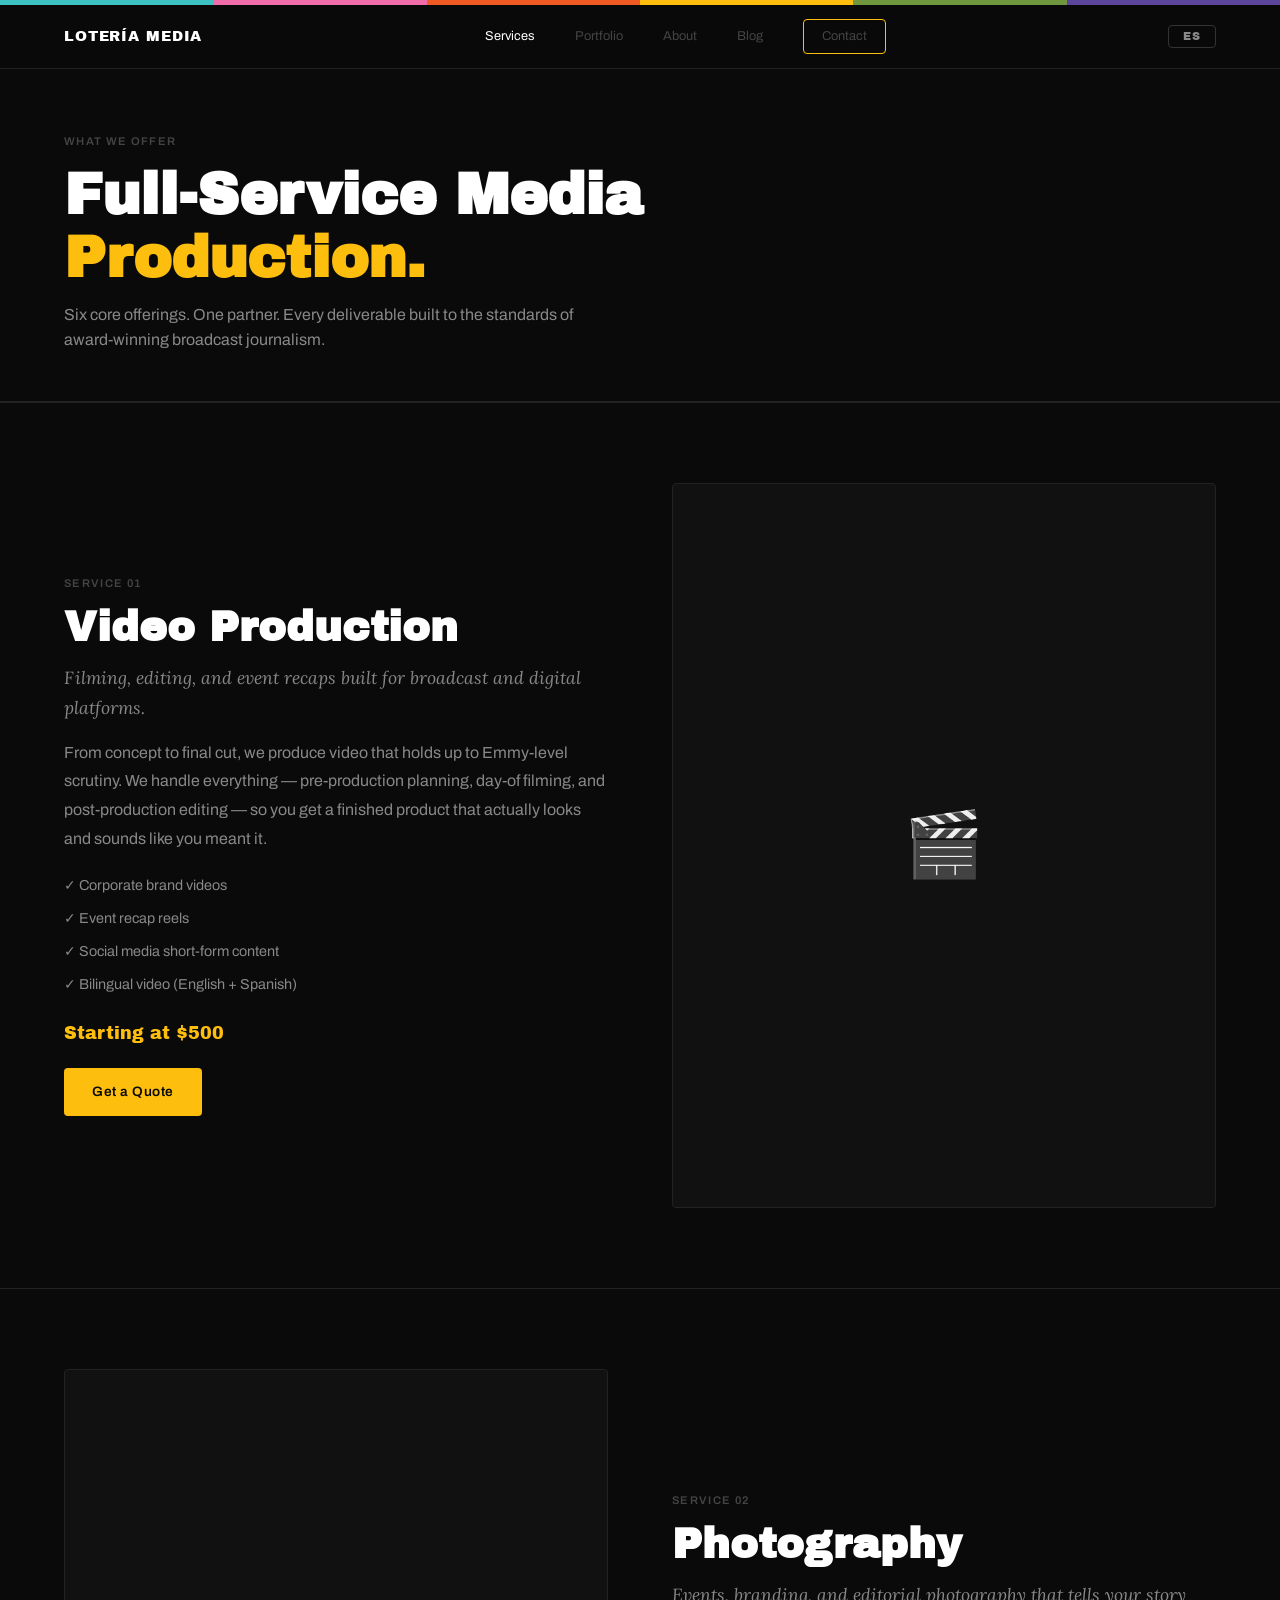
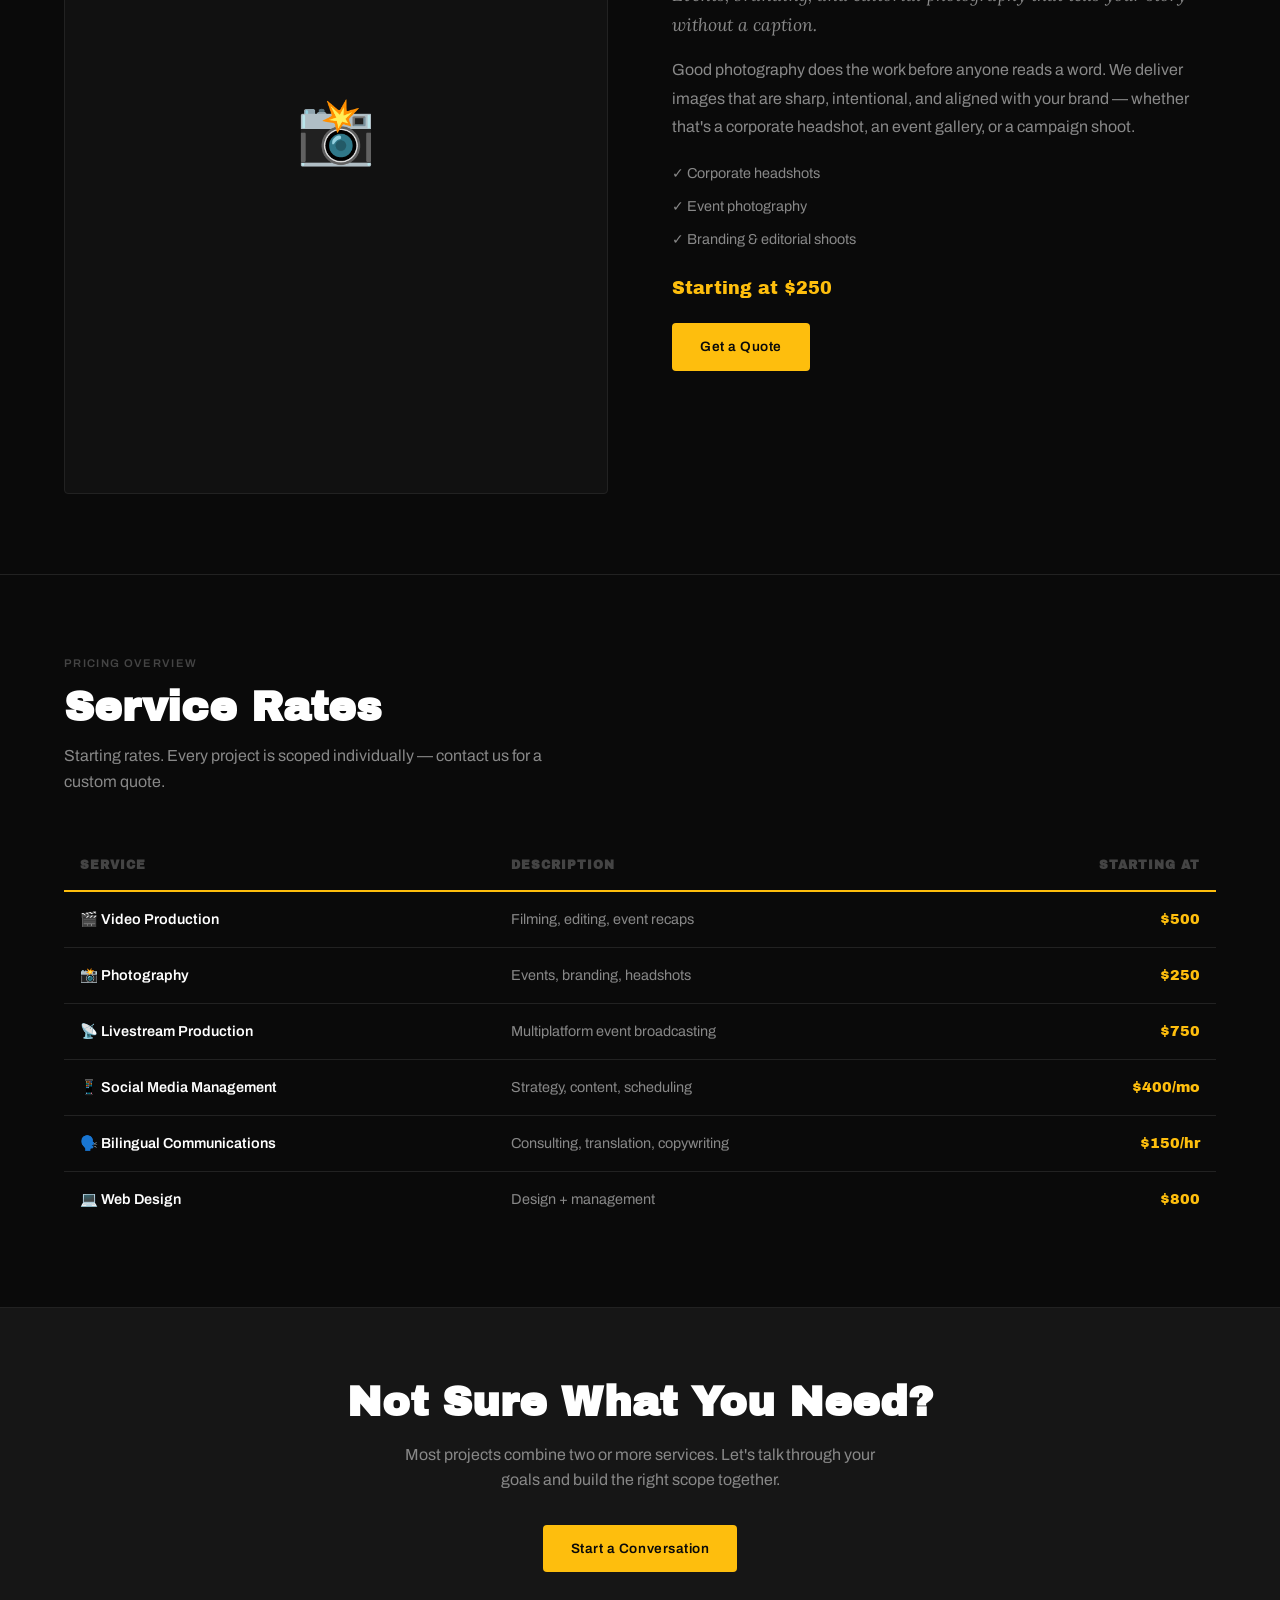
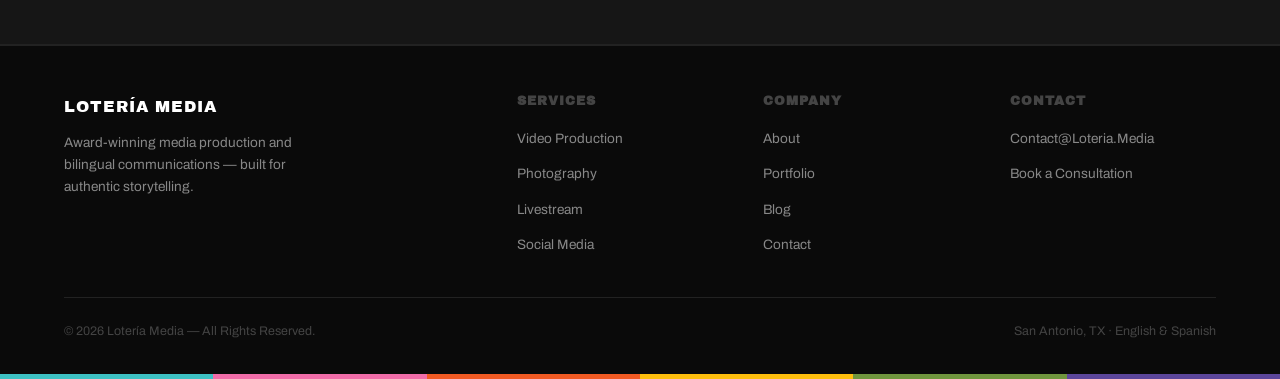
<file: loteria-media-site/services.html>
<!DOCTYPE html>
<html data-lang="en" lang="en">
<head>
  <meta charset="UTF-8" />
  <meta name="viewport" content="width=device-width, initial-scale=1.0" />
  <title>Services — Lotería Media</title>
  <meta name="description" content="Video production, photography, livestream, social media management, bilingual communications, and web design. Full-service media — one partner." />
  <link rel="stylesheet" href="main.css" />
  <script>
    (function(){
      var l=localStorage.getItem('loteria-lang')||'en';
      document.documentElement.setAttribute('data-lang',l);
      document.documentElement.lang=l;
    })();
  </script>
</head>
<body data-theme="gold">

  <div class="rainbow-ribbon"></div>

  <nav class="nav">
    <div class="nav-inner">
      <a href="index.html" class="nav-logo">LOTERÍA MEDIA</a>
      <div class="nav-links" id="navLinks">
        <a href="services.html" class="active"><span data-lang-show="en">Services</span><span data-lang-show="es">Servicios</span></a>
        <a href="portfolio.html"><span data-lang-show="en">Portfolio</span><span data-lang-show="es">Portafolio</span></a>
        <a href="about.html"><span data-lang-show="en">About</span><span data-lang-show="es">Acerca</span></a>
        <a href="blog.html">Blog</a>
        <a href="contact.html" class="nav-cta"><span data-lang-show="en">Contact</span><span data-lang-show="es">Contacto</span></a>
      </div>
      <div class="nav-actions">
        <button class="lang-toggle" id="langToggle" aria-label="Switch language">
          <span data-lang-show="en">ES</span><span data-lang-show="es">EN</span>
        </button>
        <button class="nav-toggle" id="navToggle" aria-label="Toggle menu">
          <span></span><span></span><span></span>
        </button>
      </div>
    </div>
  </nav>

  <div class="page-hero">
    <div class="container">
      <span class="label"><span data-lang-show="en">What We Offer</span><span data-lang-show="es">Qué Ofrecemos</span></span>
      <h1 data-lang-show="en">Full-Service Media<br><span class="accent">Production.</span></h1>
      <h1 data-lang-show="es">Producción Multimedia<br><span class="accent">Integral.</span></h1>
      <p data-lang-show="en">Six core offerings. One partner. Every deliverable built to the standards of award-winning broadcast journalism.</p>
      <p data-lang-show="es">Seis servicios esenciales. Un solo socio. Cada entrega construida a los estándares del periodismo televisivo galardonado.</p>
    </div>
  </div>
  <hr class="divider" />

  <section class="section">
    <div class="container">
      <div class="about-split" style="margin-bottom:0;">
        <div>
          <span class="label" style="display:block; margin-bottom:12px;"><span data-lang-show="en">Service 01</span><span data-lang-show="es">Servicio 01</span></span>
          <h2><span data-lang-show="en">Video Production</span><span data-lang-show="es">Producción de Video</span></h2>
          <p class="subhead" style="margin-top:12px;" data-lang-show="en">Filming, editing, and event recaps built for broadcast and digital platforms.</p>
          <p class="subhead" style="margin-top:12px;" data-lang-show="es">Filmación, edición y resúmenes de eventos para plataformas digitales y de difusión.</p>
          <p style="color:var(--text-muted); margin-top:16px; line-height:1.8;" data-lang-show="en">
            From concept to final cut, we produce video that holds up to Emmy-level scrutiny. We handle everything — pre-production planning, day-of filming, and post-production editing — so you get a finished product that actually looks and sounds like you meant it.
          </p>
          <p style="color:var(--text-muted); margin-top:16px; line-height:1.8;" data-lang-show="es">
            Del concepto al corte final, producimos video que soporta el escrutinio de nivel Emmy. Nos encargamos de todo — planificación de preproducción, filmación del día y edición de postproducción — para que obtengas un producto terminado que realmente se vea y suene como lo imaginaste.
          </p>
          <ul style="margin-top:20px; display:flex; flex-direction:column; gap:10px;" data-lang-show="en">
            <li style="color:var(--text-muted); font-size:0.9rem;">✓ Corporate brand videos</li>
            <li style="color:var(--text-muted); font-size:0.9rem;">✓ Event recap reels</li>
            <li style="color:var(--text-muted); font-size:0.9rem;">✓ Social media short-form content</li>
            <li style="color:var(--text-muted); font-size:0.9rem;">✓ Bilingual video (English + Spanish)</li>
          </ul>
          <ul style="margin-top:20px; display:flex; flex-direction:column; gap:10px;" data-lang-show="es">
            <li style="color:var(--text-muted); font-size:0.9rem;">✓ Videos de marca corporativa</li>
            <li style="color:var(--text-muted); font-size:0.9rem;">✓ Reels de resumen de eventos</li>
            <li style="color:var(--text-muted); font-size:0.9rem;">✓ Contenido de formato corto para redes sociales</li>
            <li style="color:var(--text-muted); font-size:0.9rem;">✓ Video bilingüe (inglés + español)</li>
          </ul>
          <p style="margin-top:24px; font-family:var(--font-head); font-size:1.1rem; color:var(--accent);">
            <span data-lang-show="en">Starting at</span><span data-lang-show="es">Desde</span> $500
          </p>
          <a href="contact.html" class="btn btn-primary" style="margin-top:20px;">
            <span data-lang-show="en">Get a Quote</span><span data-lang-show="es">Obtener Cotización</span>
          </a>
        </div>
        <div class="about-img">
          <div style="width:100%;height:100%;display:flex;align-items:center;justify-content:center;font-size:4rem;">🎬</div>
        </div>
      </div>
    </div>
  </section>
  <hr class="divider" />

  <section class="section">
    <div class="container">
      <div class="about-split" style="margin-bottom:0;">
        <div class="about-img">
          <div style="width:100%;height:100%;display:flex;align-items:center;justify-content:center;font-size:4rem;">📸</div>
        </div>
        <div>
          <span class="label" style="display:block; margin-bottom:12px;"><span data-lang-show="en">Service 02</span><span data-lang-show="es">Servicio 02</span></span>
          <h2><span data-lang-show="en">Photography</span><span data-lang-show="es">Fotografía</span></h2>
          <p class="subhead" style="margin-top:12px;" data-lang-show="en">Events, branding, and editorial photography that tells your story without a caption.</p>
          <p class="subhead" style="margin-top:12px;" data-lang-show="es">Fotografía de eventos, marca y editorial que cuenta tu historia sin necesidad de un pie de foto.</p>
          <p style="color:var(--text-muted); margin-top:16px; line-height:1.8;" data-lang-show="en">
            Good photography does the work before anyone reads a word. We deliver images that are sharp, intentional, and aligned with your brand — whether that's a corporate headshot, an event gallery, or a campaign shoot.
          </p>
          <p style="color:var(--text-muted); margin-top:16px; line-height:1.8;" data-lang-show="es">
            La buena fotografía hace el trabajo antes de que alguien lea una palabra. Entregamos imágenes nítidas, intencionales y alineadas con tu marca — ya sea un retrato corporativo, una galería de eventos o una sesión de campaña.
          </p>
          <ul style="margin-top:20px; display:flex; flex-direction:column; gap:10px;" data-lang-show="en">
            <li style="color:var(--text-muted); font-size:0.9rem;">✓ Corporate headshots</li>
            <li style="color:var(--text-muted); font-size:0.9rem;">✓ Event photography</li>
            <li style="color:var(--text-muted); font-size:0.9rem;">✓ Branding &amp; editorial shoots</li>
          </ul>
          <ul style="margin-top:20px; display:flex; flex-direction:column; gap:10px;" data-lang-show="es">
            <li style="color:var(--text-muted); font-size:0.9rem;">✓ Retratos corporativos</li>
            <li style="color:var(--text-muted); font-size:0.9rem;">✓ Fotografía de eventos</li>
            <li style="color:var(--text-muted); font-size:0.9rem;">✓ Sesiones de marca y editorial</li>
          </ul>
          <p style="margin-top:24px; font-family:var(--font-head); font-size:1.1rem; color:var(--accent);">
            <span data-lang-show="en">Starting at</span><span data-lang-show="es">Desde</span> $250
          </p>
          <a href="contact.html" class="btn btn-primary" style="margin-top:20px;">
            <span data-lang-show="en">Get a Quote</span><span data-lang-show="es">Obtener Cotización</span>
          </a>
        </div>
      </div>
    </div>
  </section>
  <hr class="divider" />

  <section class="section">
    <div class="container">
      <div class="section-header">
        <span class="label"><span data-lang-show="en">Pricing Overview</span><span data-lang-show="es">Resumen de Precios</span></span>
        <h2><span data-lang-show="en">Service Rates</span><span data-lang-show="es">Tarifas de Servicios</span></h2>
        <p data-lang-show="en">Starting rates. Every project is scoped individually — contact us for a custom quote.</p>
        <p data-lang-show="es">Tarifas iniciales. Cada proyecto se cotiza individualmente — contáctanos para una cotización personalizada.</p>
      </div>
      <div style="overflow-x:auto;">
        <table style="width:100%; border-collapse:collapse; font-size:0.9rem;">
          <thead>
            <tr style="border-bottom:2px solid var(--accent);">
              <th style="text-align:left; padding:14px 16px; font-family:var(--font-head); font-size:0.75rem; letter-spacing:0.08em; text-transform:uppercase; color:var(--text-dim);"><span data-lang-show="en">Service</span><span data-lang-show="es">Servicio</span></th>
              <th style="text-align:left; padding:14px 16px; font-family:var(--font-head); font-size:0.75rem; letter-spacing:0.08em; text-transform:uppercase; color:var(--text-dim);"><span data-lang-show="en">Description</span><span data-lang-show="es">Descripción</span></th>
              <th style="text-align:right; padding:14px 16px; font-family:var(--font-head); font-size:0.75rem; letter-spacing:0.08em; text-transform:uppercase; color:var(--text-dim);"><span data-lang-show="en">Starting At</span><span data-lang-show="es">Desde</span></th>
            </tr>
          </thead>
          <tbody>
            <tr style="border-bottom:1px solid var(--border);">
              <td style="padding:16px; font-weight:600;">🎬 <span data-lang-show="en">Video Production</span><span data-lang-show="es">Producción de Video</span></td>
              <td style="padding:16px; color:var(--text-muted);"><span data-lang-show="en">Filming, editing, event recaps</span><span data-lang-show="es">Filmación, edición, resúmenes</span></td>
              <td style="padding:16px; text-align:right; color:var(--accent); font-family:var(--font-head);">$500</td>
            </tr>
            <tr style="border-bottom:1px solid var(--border);">
              <td style="padding:16px; font-weight:600;">📸 <span data-lang-show="en">Photography</span><span data-lang-show="es">Fotografía</span></td>
              <td style="padding:16px; color:var(--text-muted);"><span data-lang-show="en">Events, branding, headshots</span><span data-lang-show="es">Eventos, marca, retratos</span></td>
              <td style="padding:16px; text-align:right; color:var(--accent); font-family:var(--font-head);">$250</td>
            </tr>
            <tr style="border-bottom:1px solid var(--border);">
              <td style="padding:16px; font-weight:600;">📡 <span data-lang-show="en">Livestream Production</span><span data-lang-show="es">Transmisión en Vivo</span></td>
              <td style="padding:16px; color:var(--text-muted);"><span data-lang-show="en">Multiplatform event broadcasting</span><span data-lang-show="es">Transmisión multiplataforma</span></td>
              <td style="padding:16px; text-align:right; color:var(--accent); font-family:var(--font-head);">$750</td>
            </tr>
            <tr style="border-bottom:1px solid var(--border);">
              <td style="padding:16px; font-weight:600;">📱 <span data-lang-show="en">Social Media Management</span><span data-lang-show="es">Gestión de Redes Sociales</span></td>
              <td style="padding:16px; color:var(--text-muted);"><span data-lang-show="en">Strategy, content, scheduling</span><span data-lang-show="es">Estrategia, contenido, programación</span></td>
              <td style="padding:16px; text-align:right; color:var(--accent); font-family:var(--font-head);">$400/mo</td>
            </tr>
            <tr style="border-bottom:1px solid var(--border);">
              <td style="padding:16px; font-weight:600;">🗣️ <span data-lang-show="en">Bilingual Communications</span><span data-lang-show="es">Comunicaciones Bilingües</span></td>
              <td style="padding:16px; color:var(--text-muted);"><span data-lang-show="en">Consulting, translation, copywriting</span><span data-lang-show="es">Consultoría, traducción, redacción</span></td>
              <td style="padding:16px; text-align:right; color:var(--accent); font-family:var(--font-head);">$150/hr</td>
            </tr>
            <tr>
              <td style="padding:16px; font-weight:600;">💻 <span data-lang-show="en">Web Design</span><span data-lang-show="es">Diseño Web</span></td>
              <td style="padding:16px; color:var(--text-muted);"><span data-lang-show="en">Design + management</span><span data-lang-show="es">Diseño + gestión</span></td>
              <td style="padding:16px; text-align:right; color:var(--accent); font-family:var(--font-head);">$800</td>
            </tr>
          </tbody>
        </table>
      </div>
    </div>
  </section>

  <div class="cta-banner">
    <div class="container">
      <h2><span data-lang-show="en">Not Sure What You Need?</span><span data-lang-show="es">¿No Sabes Qué Necesitas?</span></h2>
      <p data-lang-show="en">Most projects combine two or more services. Let's talk through your goals and build the right scope together.</p>
      <p data-lang-show="es">La mayoría de los proyectos combinan dos o más servicios. Hablemos sobre tus objetivos y construyamos el alcance correcto juntos.</p>
      <a href="contact.html" class="btn btn-primary">
        <span data-lang-show="en">Start a Conversation</span><span data-lang-show="es">Iniciar una Conversación</span>
      </a>
    </div>
  </div>

  <footer class="footer">
    <div class="container">
      <div class="footer-grid">
        <div class="footer-brand">
          <span class="nav-logo">LOTERÍA MEDIA</span>
          <p data-lang-show="en">Award-winning media production and bilingual communications — built for authentic storytelling.</p>
          <p data-lang-show="es">Producción multimedia galardonada y comunicaciones bilingües — construida para la narrativa auténtica.</p>
        </div>
        <div class="footer-col">
          <h4><span data-lang-show="en">Services</span><span data-lang-show="es">Servicios</span></h4>
          <ul>
            <li><a href="services.html"><span data-lang-show="en">Video Production</span><span data-lang-show="es">Producción de Video</span></a></li>
            <li><a href="services.html"><span data-lang-show="en">Photography</span><span data-lang-show="es">Fotografía</span></a></li>
            <li><a href="services.html"><span data-lang-show="en">Livestream</span><span data-lang-show="es">Transmisión en Vivo</span></a></li>
            <li><a href="services.html"><span data-lang-show="en">Social Media</span><span data-lang-show="es">Redes Sociales</span></a></li>
          </ul>
        </div>
        <div class="footer-col">
          <h4><span data-lang-show="en">Company</span><span data-lang-show="es">Empresa</span></h4>
          <ul>
            <li><a href="about.html"><span data-lang-show="en">About</span><span data-lang-show="es">Acerca</span></a></li>
            <li><a href="portfolio.html"><span data-lang-show="en">Portfolio</span><span data-lang-show="es">Portafolio</span></a></li>
            <li><a href="blog.html">Blog</a></li>
            <li><a href="contact.html"><span data-lang-show="en">Contact</span><span data-lang-show="es">Contacto</span></a></li>
          </ul>
        </div>
        <div class="footer-col">
          <h4><span data-lang-show="en">Contact</span><span data-lang-show="es">Contacto</span></h4>
          <ul>
            <li><a href="mailto:Contact@Loteria.Media">Contact@Loteria.Media</a></li>
            <li><a href="contact.html"><span data-lang-show="en">Book a Consultation</span><span data-lang-show="es">Reservar Consulta</span></a></li>
          </ul>
        </div>
      </div>
      <div class="footer-bottom">
        <p><span data-lang-show="en">© 2026 Lotería Media — All Rights Reserved.</span><span data-lang-show="es">© 2026 Lotería Media — Todos los Derechos Reservados.</span></p>
        <p style="color: var(--text-dim);"><span data-lang-show="en">San Antonio, TX · English &amp; Spanish</span><span data-lang-show="es">San Antonio, TX · Inglés y Español</span></p>
      </div>
    </div>
  </footer>

  <div class="rainbow-ribbon"></div>

  <script>
    document.getElementById('navToggle').addEventListener('click', () => {
      document.getElementById('navLinks').classList.toggle('open');
    });
    document.getElementById('langToggle').addEventListener('click', () => {
      var html = document.documentElement;
      var next = html.getAttribute('data-lang') === 'en' ? 'es' : 'en';
      html.setAttribute('data-lang', next);
      html.lang = next;
      localStorage.setItem('loteria-lang', next);
    });
  </script>
</body>
</html>
</file>
<file: loteria-media-site/main.css>
/* ============================================================
   Lotería Media — main.css
   Brand: D4 Premium | Figma Stylescape
   ============================================================ */

@import url('https://fonts.googleapis.com/css2?family=Archivo+Black&family=Archivo:wght@400;600&family=Lora:ital@1&display=swap');

/* ── Tokens ─────────────────────────────────────────────── */
:root {
  --bg:         #0a0a0a;
  --bg-card:    #111111;
  --bg-card2:   #161616;
  --border:     #222222;
  --border-mid: #333333;
  --teal:       #3dc1c3;
  --pink:       #f16da9;
  --orange:     #f15a23;
  --yellow:     #febe0d;
  --green:      #70963e;
  --purple:     #5c469b;
  --text:       #ffffff;
  --text-muted: #888888;
  --text-dim:   #444444;
  --font-head:  'Archivo Black', sans-serif;
  --font-body:  'Archivo', sans-serif;
  --font-accent:'Lora', serif;
  --radius:     4px;
  --max:        1200px;
  --accent:     var(--teal); /* default; overridden per page */
}

/* ── Bilingual Toggle ───────────────────────────────────── */
html[data-lang="en"] [data-lang-show="es"] { display: none !important; }
html[data-lang="es"] [data-lang-show="en"] { display: none !important; }

.nav-actions {
  display: flex;
  align-items: center;
  gap: 12px;
}
.lang-toggle {
  background: none;
  border: 1px solid var(--border-mid);
  color: var(--text-muted);
  font-family: var(--font-head);
  font-size: 0.7rem;
  letter-spacing: 0.08em;
  padding: 5px 14px;
  border-radius: var(--radius);
  cursor: pointer;
  transition: border-color 0.2s, color 0.2s;
  line-height: 1;
}
.lang-toggle:hover { border-color: var(--accent); color: var(--accent); }

/* ── Per-Page Accent Themes ─────────────────────────────── */
body[data-theme="teal"]   { --accent: var(--teal); }
body[data-theme="gold"]   { --accent: var(--yellow); }
body[data-theme="pink"]   { --accent: var(--pink); }
body[data-theme="orange"] { --accent: var(--orange); }
body[data-theme="purple"] { --accent: var(--purple); }
body[data-theme="green"]  { --accent: var(--green); }

/* ── Rainbow Ribbon ─────────────────────────────────────── */
.rainbow-ribbon {
  height: 5px;
  width: 100%;
  background: linear-gradient(to right,
    var(--teal)   0%     16.67%,
    var(--pink)   16.67% 33.33%,
    var(--orange) 33.33% 50%,
    var(--yellow) 50%    66.67%,
    var(--green)  66.67% 83.33%,
    var(--purple) 83.33% 100%
  );
  flex-shrink: 0;
}

/* ── Reset ──────────────────────────────────────────────── */
*, *::before, *::after { box-sizing: border-box; margin: 0; padding: 0; }
html { scroll-behavior: smooth; }
body {
  background: var(--bg);
  color: var(--text);
  font-family: var(--font-body);
  font-size: 16px;
  line-height: 1.6;
}
img { max-width: 100%; display: block; }
a { color: inherit; text-decoration: none; }
ul { list-style: none; }

/* ── Layout Helpers ─────────────────────────────────────── */
.container { max-width: var(--max); margin: 0 auto; padding: 0 24px; }
.section    { padding: 80px 0; }
.section-sm { padding: 48px 0; }

/* ── Typography ─────────────────────────────────────────── */
h1, h2, h3, h4 { font-family: var(--font-head); line-height: 1.1; }
h1 { font-size: clamp(2.4rem, 5vw, 3.6rem); }
h2 { font-size: clamp(1.8rem, 3.5vw, 2.6rem); }
h3 { font-size: clamp(1.2rem, 2.5vw, 1.6rem); }
h4 { font-size: 1rem; }
.subhead {
  font-family: var(--font-accent);
  font-style: italic;
  color: var(--text-muted);
  font-size: 1.1rem;
  line-height: 1.7;
}
.label {
  font-family: var(--font-body);
  font-weight: 600;
  font-size: 0.7rem;
  letter-spacing: 0.12em;
  text-transform: uppercase;
  color: var(--text-dim);
}
/* Fixed palette classes (decorative use) */
.teal   { color: var(--teal); }
.pink   { color: var(--pink); }
.orange { color: var(--orange); }
.yellow { color: var(--yellow); }
.green  { color: var(--green); }
.purple { color: var(--purple); }
/* Page accent class (changes per page) */
.accent { color: var(--accent); }

/* ── Divider ────────────────────────────────────────────── */
.divider { border: none; border-top: 1px solid var(--border); margin: 0; }

/* ── Buttons ────────────────────────────────────────────── */
.btn {
  display: inline-block;
  font-family: var(--font-body);
  font-weight: 600;
  font-size: 0.85rem;
  letter-spacing: 0.04em;
  padding: 13px 28px;
  border-radius: var(--radius);
  cursor: pointer;
  transition: opacity 0.2s, transform 0.1s;
  border: none;
}
.btn:hover { opacity: 0.88; transform: translateY(-1px); }
.btn-primary   { background: var(--accent); color: var(--bg); }
.btn-outline   { background: transparent; color: var(--text); border: 1px solid var(--border-mid); }
.btn-outline:hover { border-color: var(--accent); color: var(--accent); }

/* ── Navigation ─────────────────────────────────────────── */
.nav {
  position: sticky;
  top: 0;
  z-index: 100;
  background: rgba(10,10,10,0.96);
  backdrop-filter: blur(8px);
  border-bottom: 1px solid var(--border);
  height: 64px;
  display: flex;
  align-items: center;
}
.nav-inner {
  max-width: var(--max);
  margin: 0 auto;
  padding: 0 24px;
  width: 100%;
  display: flex;
  align-items: center;
  justify-content: space-between;
}
.nav-logo {
  font-family: var(--font-head);
  font-size: 0.9rem;
  letter-spacing: 0.06em;
  color: var(--text);
}
.nav-links {
  display: flex;
  align-items: center;
  gap: 40px;
}
.nav-links a {
  font-size: 0.8rem;
  color: var(--text-dim);
  font-weight: 400;
  transition: color 0.2s;
}
.nav-links a:hover, .nav-links a.active { color: var(--text); }
.nav-cta {
  display: inline-block;
  font-size: 0.8rem;
  font-weight: 600;
  color: var(--accent);
  border: 1px solid var(--accent);
  padding: 6px 18px;
  border-radius: var(--radius);
  transition: background 0.2s, color 0.2s;
}
.nav-cta:hover { background: var(--accent); color: var(--bg); }
.nav-toggle { display: none; background: none; border: none; cursor: pointer; }
.nav-toggle span {
  display: block; width: 22px; height: 2px;
  background: var(--text); margin: 5px 0;
  transition: transform 0.3s;
}

/* ── Hero ───────────────────────────────────────────────── */
.hero { padding: 100px 0 80px; }
.hero-accent { display: block; width: 32px; height: 2px; background: var(--accent); margin-bottom: 24px; }
.hero h1 { max-width: 700px; margin-bottom: 0; }
.hero h1 .hl { color: var(--accent); display: block; }
.hero .subhead { max-width: 560px; margin: 20px 0 36px; }
.hero-btns { display: flex; gap: 16px; flex-wrap: wrap; }

/* ── Stats Bar ──────────────────────────────────────────── */
.stats-bar {
  border-top: 1px solid var(--border);
  border-bottom: 1px solid var(--border);
  padding: 28px 0;
}
.stats-grid {
  display: grid;
  grid-template-columns: repeat(4, 1fr);
  gap: 24px;
  text-align: left;
}
.stat-val {
  font-family: var(--font-head);
  font-size: 1.4rem;
  display: block;
  margin-bottom: 2px;
}
.stat-label { font-size: 0.72rem; color: var(--text-dim); }

/* ── Section Header ─────────────────────────────────────── */
.section-header { margin-bottom: 48px; }
.section-header .label { margin-bottom: 12px; display: block; }
.section-header h2 { margin-bottom: 12px; }
.section-header p { color: var(--text-muted); max-width: 520px; }

/* ── Card Grid ──────────────────────────────────────────── */
.grid-2 { display: grid; grid-template-columns: repeat(2, 1fr); gap: 24px; }
.grid-3 { display: grid; grid-template-columns: repeat(3, 1fr); gap: 24px; }
.grid-4 { display: grid; grid-template-columns: repeat(4, 1fr); gap: 20px; }

.card {
  background: var(--bg-card);
  border: 1px solid var(--border);
  border-radius: var(--radius);
  padding: 32px;
  transition: border-color 0.2s, transform 0.2s;
}
.card:hover { border-color: var(--accent); transform: translateY(-2px); }
.card-icon {
  font-size: 1.6rem;
  margin-bottom: 16px;
  display: block;
}
.card h3 { margin-bottom: 8px; font-size: 1.1rem; }
.card p { color: var(--text-muted); font-size: 0.9rem; line-height: 1.6; }
.card-price {
  margin-top: 16px;
  font-family: var(--font-head);
  font-size: 1rem;
  color: var(--accent);
}

/* ── CTA Banner ─────────────────────────────────────────── */
.cta-banner {
  background: var(--bg-card2);
  border-top: 1px solid var(--border);
  border-bottom: 1px solid var(--border);
  padding: 72px 0;
  text-align: center;
}
.cta-banner h2 { margin-bottom: 16px; }
.cta-banner p { color: var(--text-muted); margin-bottom: 32px; max-width: 480px; margin-left: auto; margin-right: auto; }

/* ── Testimonials ───────────────────────────────────────── */
.testimonial {
  background: var(--bg-card);
  border: 1px solid var(--border);
  border-radius: var(--radius);
  padding: 32px;
}
.testimonial blockquote {
  font-family: var(--font-accent);
  font-style: italic;
  color: var(--text-muted);
  font-size: 1rem;
  line-height: 1.7;
  margin-bottom: 16px;
}
.testimonial cite { font-size: 0.8rem; color: var(--text-dim); font-style: normal; font-weight: 600; }

/* ── About ──────────────────────────────────────────────── */
.about-split { display: grid; grid-template-columns: 1fr 1fr; gap: 64px; align-items: center; }
.about-img {
  border-radius: var(--radius);
  overflow: hidden;
  border: 1px solid var(--border);
  aspect-ratio: 3/4;
  background: var(--bg-card);
  display: flex; align-items: center; justify-content: center;
}
.about-img img { width: 100%; height: 100%; object-fit: cover; }
.about-img-placeholder { color: var(--text-dim); font-size: 3rem; }

.values-grid { display: grid; grid-template-columns: 1fr 1fr; gap: 20px; margin-top: 32px; }
.value-item { border-left: 2px solid var(--accent); padding-left: 16px; }
.value-item h4 { font-family: var(--font-head); font-size: 0.95rem; margin-bottom: 4px; }
.value-item p { color: var(--text-muted); font-size: 0.85rem; }

/* ── Awards ─────────────────────────────────────────────── */
.awards-row {
  display: flex; gap: 32px; flex-wrap: wrap;
  border: 1px solid var(--border);
  border-radius: var(--radius);
  padding: 32px;
  margin-top: 48px;
}
.award-item { display: flex; flex-direction: column; }
.award-name { font-family: var(--font-head); font-size: 1.3rem; }
.award-desc { font-size: 0.78rem; color: var(--text-dim); margin-top: 2px; }

/* ── Portfolio ──────────────────────────────────────────── */
.portfolio-grid { display: grid; grid-template-columns: repeat(3, 1fr); gap: 2px; }
.portfolio-item {
  aspect-ratio: 4/3;
  background: var(--bg-card2);
  border: 1px solid var(--border);
  position: relative;
  overflow: hidden;
  cursor: pointer;
  display: flex; align-items: center; justify-content: center;
}
.portfolio-item:hover .portfolio-overlay { opacity: 1; }
.portfolio-overlay {
  position: absolute; inset: 0;
  background: color-mix(in srgb, var(--accent) 15%, transparent);
  display: flex; align-items: flex-end; padding: 20px;
  opacity: 0; transition: opacity 0.3s;
}
.portfolio-overlay p { font-size: 0.85rem; font-weight: 600; }
.portfolio-placeholder { font-size: 2.5rem; color: var(--border-mid); }

/* ── Blog ───────────────────────────────────────────────── */
.blog-card {
  background: var(--bg-card);
  border: 1px solid var(--border);
  border-radius: var(--radius);
  overflow: hidden;
  transition: border-color 0.2s, transform 0.2s;
}
.blog-card:hover { border-color: var(--accent); transform: translateY(-2px); }
.blog-card-img {
  height: 160px;
  background: var(--bg-card2);
  display: flex; align-items: center; justify-content: center;
  font-size: 2.5rem;
  border-bottom: 1px solid var(--border);
}
.blog-card-body { padding: 24px; }
.blog-tag {
  display: inline-block;
  font-size: 0.68rem;
  font-weight: 600;
  letter-spacing: 0.08em;
  text-transform: uppercase;
  padding: 3px 10px;
  border-radius: 20px;
  margin-bottom: 12px;
}
.blog-card-body h3 { font-size: 1rem; margin-bottom: 8px; }
.blog-card-body p { color: var(--text-muted); font-size: 0.85rem; line-height: 1.6; margin-bottom: 16px; }
.blog-card-body a { color: var(--accent); font-size: 0.82rem; font-weight: 600; }

/* ── Contact ────────────────────────────────────────────── */
.contact-split { display: grid; grid-template-columns: 1fr 1fr; gap: 64px; }
.contact-form { display: flex; flex-direction: column; gap: 16px; }
.form-group { display: flex; flex-direction: column; gap: 6px; }
.form-group label { font-size: 0.78rem; font-weight: 600; color: var(--text-muted); letter-spacing: 0.05em; text-transform: uppercase; }
.form-group input,
.form-group textarea,
.form-group select {
  background: var(--bg-card);
  border: 1px solid var(--border-mid);
  border-radius: var(--radius);
  color: var(--text);
  font-family: var(--font-body);
  font-size: 0.9rem;
  padding: 12px 16px;
  transition: border-color 0.2s;
  width: 100%;
}
.form-group input:focus,
.form-group textarea:focus,
.form-group select:focus {
  outline: none;
  border-color: var(--accent);
}
.form-group textarea { min-height: 120px; resize: vertical; }
.contact-info { padding-top: 8px; }
.contact-info h3 { margin-bottom: 24px; }
.contact-item { margin-bottom: 24px; }
.contact-item .label { margin-bottom: 4px; display: block; }
.contact-item p, .contact-item a { color: var(--text-muted); font-size: 0.9rem; }
.contact-item a:hover { color: var(--accent); }
.social-links { display: flex; gap: 12px; flex-wrap: wrap; margin-top: 8px; }
.social-link {
  display: inline-block;
  font-size: 0.78rem;
  font-weight: 600;
  color: var(--text-muted);
  border: 1px solid var(--border-mid);
  padding: 6px 14px;
  border-radius: var(--radius);
  transition: border-color 0.2s, color 0.2s;
}
.social-link:hover { border-color: var(--accent); color: var(--accent); }

/* ── Canvas Widget ──────────────────────────────────────── */
.canvas-widget {
  display: flex;
  align-items: center;
  gap: 24px;
  padding: 24px 32px;
  background: var(--bg-card);
  border: 1px solid var(--border);
  border-radius: var(--radius);
  margin-top: 24px;
}
.canvas-widget canvas { border-radius: 50%; }
.canvas-widget p { color: var(--text-muted); font-size: 0.85rem; }
.canvas-widget strong { color: var(--text); font-family: var(--font-head); font-size: 1rem; display: block; margin-bottom: 4px; }

/* ── YouTube Embed ──────────────────────────────────────── */
.yt-embed {
  position: relative;
  padding-bottom: 56.25%;
  height: 0;
  overflow: hidden;
  border-radius: var(--radius);
  border: 1px solid var(--border);
  margin-top: 32px;
}
.yt-embed iframe {
  position: absolute; top: 0; left: 0;
  width: 100%; height: 100%;
  border: none;
}

/* ── Footer ─────────────────────────────────────────────── */
.footer {
  border-top: 1px solid var(--border);
  padding: 48px 0 32px;
}
.footer-grid {
  display: grid;
  grid-template-columns: 2fr 1fr 1fr 1fr;
  gap: 40px;
  margin-bottom: 40px;
}
.footer-brand .nav-logo { font-size: 1rem; margin-bottom: 12px; display: block; }
.footer-brand p { color: var(--text-muted); font-size: 0.85rem; max-width: 260px; line-height: 1.6; }
.footer-col h4 { font-family: var(--font-head); font-size: 0.8rem; letter-spacing: 0.08em; text-transform: uppercase; color: var(--text-dim); margin-bottom: 16px; }
.footer-col ul { display: flex; flex-direction: column; gap: 10px; }
.footer-col ul a { font-size: 0.85rem; color: var(--text-muted); transition: color 0.2s; }
.footer-col ul a:hover { color: var(--text); }
.footer-bottom {
  border-top: 1px solid var(--border);
  padding-top: 24px;
  display: flex;
  justify-content: space-between;
  align-items: center;
  flex-wrap: wrap;
  gap: 12px;
}
.footer-bottom p { font-size: 0.78rem; color: var(--text-dim); }

/* ── Page Hero (inner pages) ────────────────────────────── */
.page-hero {
  padding: 64px 0 48px;
  border-bottom: 1px solid var(--border);
}
.page-hero .label { display: block; margin-bottom: 12px; }
.page-hero h1 { margin-bottom: 12px; }
.page-hero p { color: var(--text-muted); max-width: 560px; }

/* ── Mood Strip ─────────────────────────────────────────── */
.mood-strip {
  display: flex; gap: 32px; flex-wrap: wrap; align-items: center;
  padding: 20px 0;
  border-bottom: 1px solid var(--border);
}
.mood-strip span { font-family: var(--font-head); font-size: 0.95rem; }

/* ── Responsive ─────────────────────────────────────────── */
@media (max-width: 900px) {
  .grid-3, .grid-4 { grid-template-columns: repeat(2, 1fr); }
  .footer-grid { grid-template-columns: 1fr 1fr; }
  .about-split { grid-template-columns: 1fr; gap: 40px; }
  .contact-split { grid-template-columns: 1fr; gap: 40px; }
  .portfolio-grid { grid-template-columns: repeat(2, 1fr); }
  .stats-grid { grid-template-columns: repeat(2, 1fr); }
  .nav-links { display: none; }
  .nav-toggle { display: block; }
  .nav-links.open {
    display: flex;
    flex-direction: column;
    position: absolute;
    top: 64px;
    left: 0;
    right: 0;
    background: var(--bg);
    border-bottom: 1px solid var(--border);
    padding: 20px 24px;
    gap: 20px;
    z-index: 99;
  }
}

@media (max-width: 600px) {
  .grid-2, .grid-3, .grid-4 { grid-template-columns: 1fr; }
  .portfolio-grid { grid-template-columns: 1fr; }
  .footer-grid { grid-template-columns: 1fr; }
  .stats-grid { grid-template-columns: repeat(2, 1fr); }
  .hero { padding: 64px 0 48px; }
  .section { padding: 56px 0; }
  .awards-row { flex-direction: column; gap: 20px; }
  .canvas-widget { flex-direction: column; text-align: center; }
  .footer-bottom { flex-direction: column; align-items: flex-start; }
}
</file>
